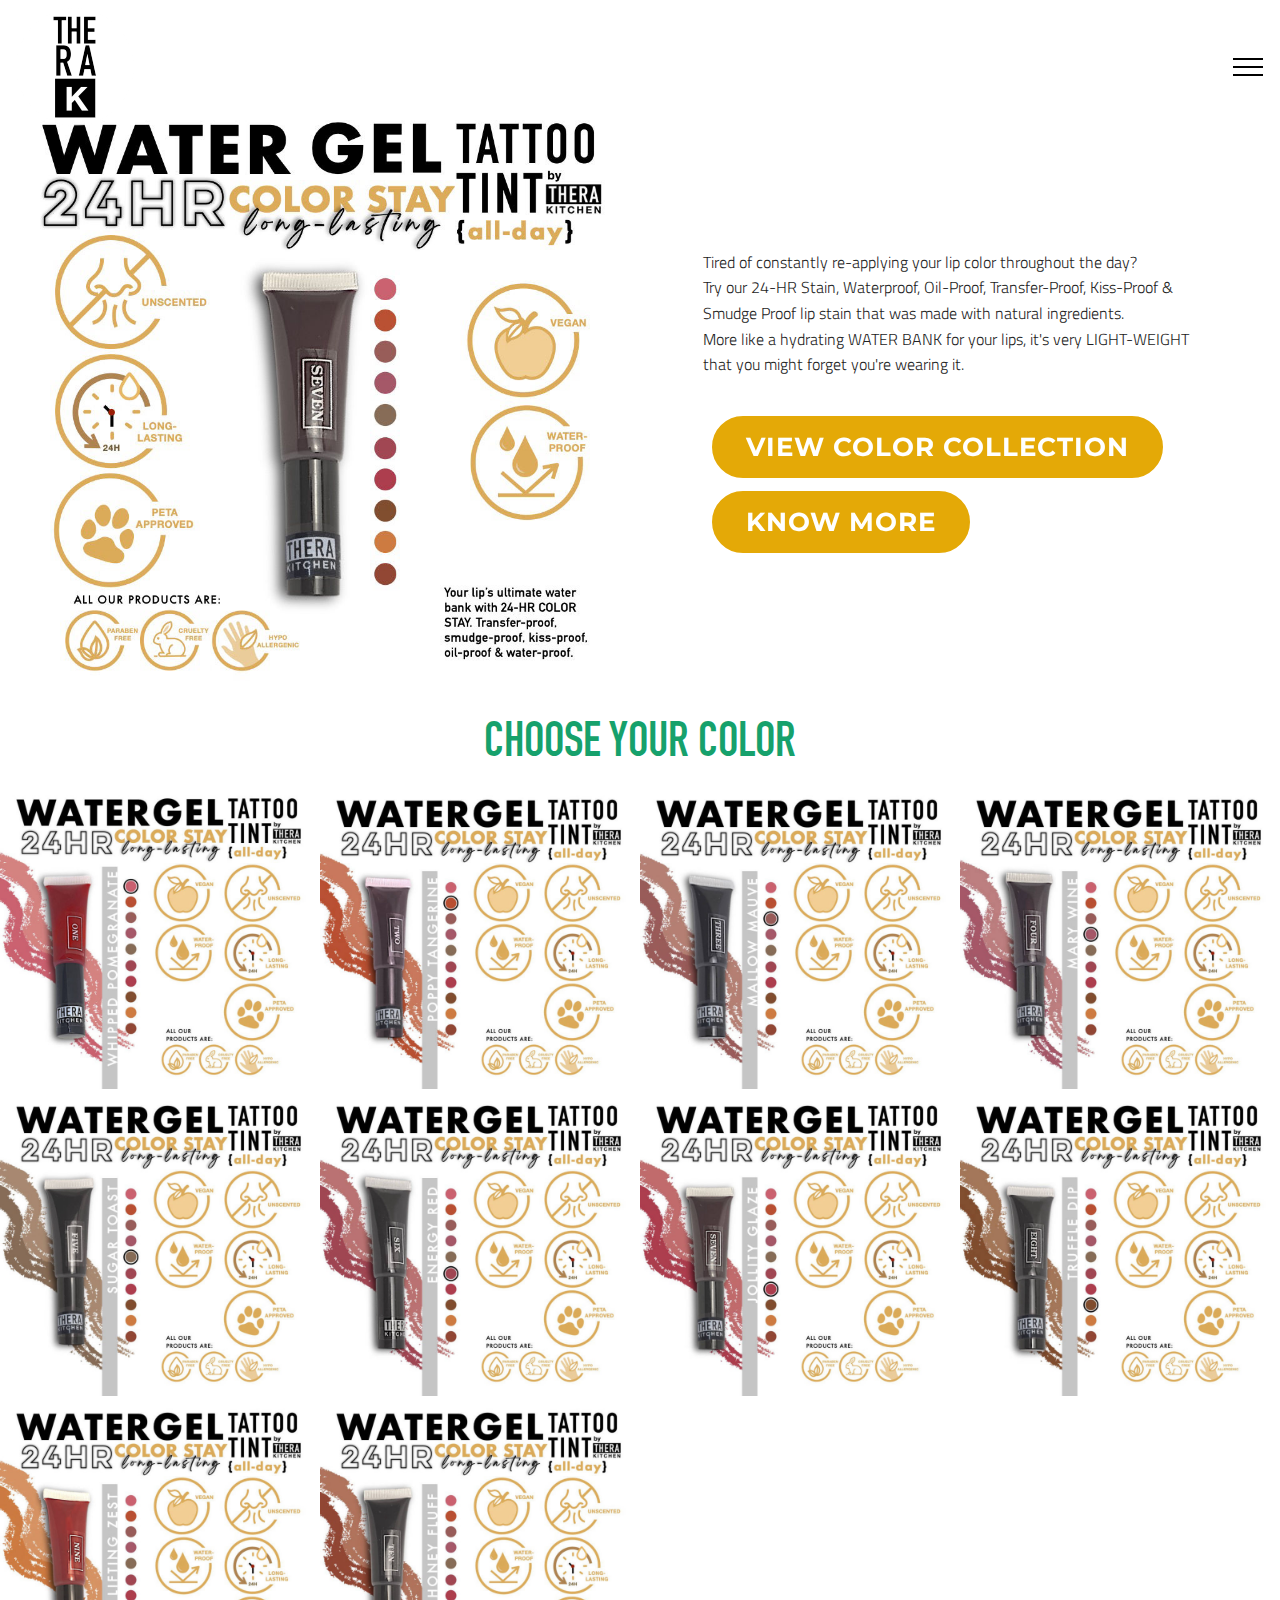
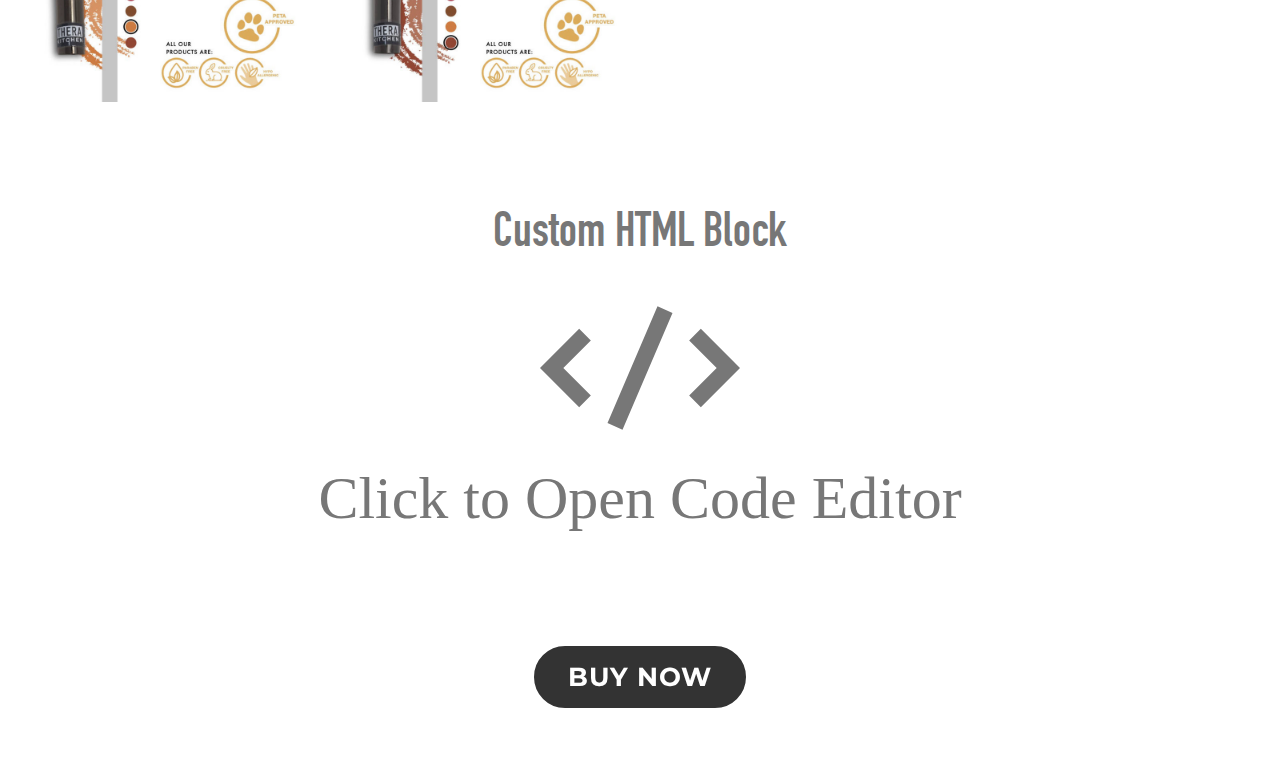
<file: index.html>
<!DOCTYPE html>
<html  >
<head>
  <!-- Site made with Mobirise Website Builder v4.12.4, https://mobirise.com -->
  <meta charset="UTF-8">
  <meta http-equiv="X-UA-Compatible" content="IE=edge">
  <meta name="generator" content="Mobirise v4.12.4, mobirise.com">
  <meta name="viewport" content="width=device-width, initial-scale=1, minimum-scale=1">
  <link rel="shortcut icon" href="assets/images/thera-round-logo-1-118x118.png" type="image/x-icon">
  <meta name="description" content="">
  
  
  <title>Home</title>
  <link rel="stylesheet" href="assets/web/assets/mobirise-icons2/mobirise2.css">
  <link rel="stylesheet" href="assets/web/assets/mobirise-icons/mobirise-icons.css">
  <link rel="stylesheet" href="assets/bootstrap/css/bootstrap.min.css">
  <link rel="stylesheet" href="assets/bootstrap/css/bootstrap-grid.min.css">
  <link rel="stylesheet" href="assets/bootstrap/css/bootstrap-reboot.min.css">
  <link rel="stylesheet" href="assets/dropdown/css/style.css">
  <link rel="stylesheet" href="assets/socicon/css/styles.css">
  <link rel="stylesheet" href="assets/shopping-cart/minicart-theme.css">
  <link rel="stylesheet" href="assets/theme/css/style.css">
  <link rel="stylesheet" href="assets/gallery/style.css">
  <link href="assets/fonts/style.css" rel="stylesheet">
  <link rel="preload" as="style" href="assets/mobirise/css/mbr-additional.css"><link rel="stylesheet" href="assets/mobirise/css/mbr-additional.css" type="text/css">
  
  
  
</head>
<body>
<script>var shopcartSettings = {"shopcart_top_offset":120,"side_offset":20,"site_width":1150,"shopcart_icon_color":"#FFFFFF","shopcart_back_color":"#000000","shopcart_icon_size":30,"sc_count_color":"#FFFFFF","sc_count_back_color":"#F97352","sc_count_size":12,"checkout_button":"Check out with"};</script>
  <section class="menu cid-uac70NBvLW" once="menu" id="menu1-1">

    
    

    <nav class="navbar navbar-dropdown navbar-fixed-top collapsed">
        <div class="navbar-brand">
            <span class="navbar-logo">
                
                    <a href="https://kaojao.com/therakitchen"><img src="assets/images/thera-round-logo-1-118x118.png" alt="Mobirise" title="" style="height: 7.4rem;"></a>
                
            </span>
            
        </div>
        <button class="navbar-toggler" type="button" data-toggle="collapse" data-target="#navbarSupportedContent" aria-controls="navbarNavAltMarkup" aria-expanded="false" aria-label="Toggle navigation">
            <div class="hamburger">
                <span></span>
                <span></span>
                <span></span>
                <span></span>
            </div>
        </button>
      <div class="collapse navbar-collapse" id="navbarSupportedContent">
            <ul class="navbar-nav nav-dropdown nav-right" data-app-modern-menu="true"><li class="nav-item">
                    <a class="nav-link link text-black display-7" href="sms:+639989528137">
                        CONTACT</a>
                </li>
                <li class="nav-item">
                    <a class="nav-link link text-black display-7" href="https://philexsolutionscorp.com/trackinghttps://mobiri.se" target="_blank">TRACK ORDER</a>
                </li></ul>
            <div class="icons-menu">
              
                <a href="https://www.facebook.com/therakitchenph/" target="_blank"><span class="p-2 mbr-iconfont socicon-facebook socicon" style="font-size: 27px;"></span></a>
              
              <a href="tel:+639989528137">
                <span class="p-2 mbr-iconfont mobi-mbri-phone mobi-mbri" style="font-size: 28px;"></span>
              </a>
              
              
              
              
            </div>
            
      </div>
    </nav>
</section>

<section class="features16 cid-uie7nEobnA" id="features16-22">

    

    
    <div class="container-fluid">
        <div class="row main align-items-center">
            <div class="col-md-6 image-element align-self-stretch">
                <div class="img-wrap" style="width: 80%; height: 80%;">
                    <img src="assets/images/water-gel-tattoo-tint-cover-1024x980.jpg" alt="" title="">
                </div>
            </div>
            <div class="col-md-6 text-element">
                <div class="text-content">
                    
                    
                    <div class="mbr-section-text">
                        <p class="mbr-text pt-3 mbr-light mbr-fonts-style align-left mbr-white display-7">Tired of constantly re-applying your lip color throughout the day?<br>Try our 24-HR Stain, Waterproof, Oil-Proof, Transfer-Proof, Kiss-Proof &amp; Smudge Proof lip stain that was made with natural ingredients.<br>More like a hydrating WATER BANK for your lips, it's very LIGHT-WEIGHT that you might forget you're wearing it. <br></p>
                    </div>
                    <div class="mbr-section-btn pt-3 align-left"><a class="btn btn-md btn-warning display-4" href="index.html#gallery1-2a"><strong>VIEW COLOR COLLECTION</strong></a>  <a class="btn btn-md btn-warning display-4" href="page1.html"><strong>KNOW MORE</strong></a></div>
                </div>
            </div>
        </div>
    </div>          
</section>

<section class="mbr-gallery mbr-slider-carousel cid-ujmS468T5U" id="gallery1-2a">

    

    
    <h2 class="align-center mbr-fonts-style mbr-section-title display-1">CHOOSE YOUR COLOR</h2>
    
<!--     <div mbr-class="{'container': !fullWidth}"> -->
        <div class="col-left-gallery"><!-- Filter --><!-- Gallery --><div class="mbr-gallery-row"><div class="mbr-gallery-layout-default"><div><div><div class="mbr-gallery-item mbr-gallery-item--p0" data-video-url="false" data-tags="Creative"><div href="#lb-gallery1-2a" data-slide-to="0" data-toggle="modal"><img src="assets/images/water-gel-tattoo-tint-whipped-pomegranate-1024x980-800x766.jpg" alt="" title=""><span class="icon-focus"></span></div></div><div class="mbr-gallery-item mbr-gallery-item--p0" data-video-url="false" data-tags="Creative"><div href="#lb-gallery1-2a" data-slide-to="1" data-toggle="modal"><img src="assets/images/water-gel-tattoo-tint-poppy-tangerine-1024x980-800x766.jpg" alt="" title=""><span class="icon-focus"></span></div></div><div class="mbr-gallery-item mbr-gallery-item--p0" data-video-url="false" data-tags="Creative"><div href="#lb-gallery1-2a" data-slide-to="2" data-toggle="modal"><img src="assets/images/water-gel-tattoo-tint-mallow-mauve-1024x980-800x766.jpg" alt="" title=""><span class="icon-focus"></span></div></div><div class="mbr-gallery-item mbr-gallery-item--p0" data-video-url="false" data-tags="Creative"><div href="#lb-gallery1-2a" data-slide-to="3" data-toggle="modal"><img src="assets/images/water-gel-tattoo-tint-mary-wine-1024x980-800x766.jpg" alt="" title=""><span class="icon-focus"></span></div></div><div class="mbr-gallery-item mbr-gallery-item--p0" data-video-url="false" data-tags="Creative"><div href="#lb-gallery1-2a" data-slide-to="4" data-toggle="modal"><img src="assets/images/water-gel-tattoo-tint-sugar-toast-1024x980-800x766.jpg" alt="" title=""><span class="icon-focus"></span></div></div><div class="mbr-gallery-item mbr-gallery-item--p0" data-video-url="false" data-tags="Creative"><div href="#lb-gallery1-2a" data-slide-to="5" data-toggle="modal"><img src="assets/images/water-gel-tattoo-tint-energy-red-1024x980-800x766.jpg" alt="" title=""><span class="icon-focus"></span></div></div><div class="mbr-gallery-item mbr-gallery-item--p0" data-video-url="false" data-tags="Creative"><div href="#lb-gallery1-2a" data-slide-to="6" data-toggle="modal"><img src="assets/images/water-gel-tattoo-tint-jollity-glaze-1024x980-800x766.jpg" alt="" title=""><span class="icon-focus"></span></div></div><div class="mbr-gallery-item mbr-gallery-item--p0" data-video-url="false" data-tags="Creative"><div href="#lb-gallery1-2a" data-slide-to="7" data-toggle="modal"><img src="assets/images/water-gel-tattoo-tint-truffle-dip-1024x980-800x766.jpg" alt="" title=""><span class="icon-focus"></span></div></div><div class="mbr-gallery-item mbr-gallery-item--p0" data-video-url="false" data-tags="Creative"><div href="#lb-gallery1-2a" data-slide-to="8" data-toggle="modal"><img src="assets/images/water-gel-tattoo-tint-lifting-zest-1024x980-800x766.jpg" alt="" title=""><span class="icon-focus"></span></div></div><div class="mbr-gallery-item mbr-gallery-item--p0" data-video-url="false" data-tags="Creative"><div href="#lb-gallery1-2a" data-slide-to="9" data-toggle="modal"><img src="assets/images/water-gel-tattoo-tint-honey-fluff-1024x980-800x766.jpg" alt="" title=""><span class="icon-focus"></span></div></div></div></div><div class="clearfix"></div></div></div><!-- Lightbox --><div data-app-prevent-settings="" class="mbr-slider modal fade carousel slide" tabindex="-1" data-keyboard="true" data-interval="false" id="lb-gallery1-2a"><div class="modal-dialog"><div class="modal-content"><div class="modal-body"><ol class="carousel-indicators"><li data-app-prevent-settings="" data-target="#lb-gallery1-2a" data-slide-to="0"></li><li data-app-prevent-settings="" data-target="#lb-gallery1-2a" data-slide-to="1"></li><li data-app-prevent-settings="" data-target="#lb-gallery1-2a" class=" active" data-slide-to="2"></li><li data-app-prevent-settings="" data-target="#lb-gallery1-2a" data-slide-to="3"></li><li data-app-prevent-settings="" data-target="#lb-gallery1-2a" data-slide-to="4"></li><li data-app-prevent-settings="" data-target="#lb-gallery1-2a" data-slide-to="5"></li><li data-app-prevent-settings="" data-target="#lb-gallery1-2a" data-slide-to="6"></li><li data-app-prevent-settings="" data-target="#lb-gallery1-2a" data-slide-to="7"></li><li data-app-prevent-settings="" data-target="#lb-gallery1-2a" data-slide-to="8"></li><li data-app-prevent-settings="" data-target="#lb-gallery1-2a" data-slide-to="9"></li></ol><div class="carousel-inner"><div class="carousel-item"><img src="assets/images/water-gel-tattoo-tint-whipped-pomegranate-1024x980.jpg" alt="" title=""></div><div class="carousel-item"><img src="assets/images/water-gel-tattoo-tint-poppy-tangerine-1024x980.jpg" alt="" title=""></div><div class="carousel-item active"><img src="assets/images/water-gel-tattoo-tint-mallow-mauve-1024x980.jpg" alt="" title=""></div><div class="carousel-item"><img src="assets/images/water-gel-tattoo-tint-mary-wine-1024x980.jpg" alt="" title=""></div><div class="carousel-item"><img src="assets/images/water-gel-tattoo-tint-sugar-toast-1024x980.jpg" alt="" title=""></div><div class="carousel-item"><img src="assets/images/water-gel-tattoo-tint-energy-red-1024x980.jpg" alt="" title=""></div><div class="carousel-item"><img src="assets/images/water-gel-tattoo-tint-jollity-glaze-1024x980.jpg" alt="" title=""></div><div class="carousel-item"><img src="assets/images/water-gel-tattoo-tint-truffle-dip-1024x980.jpg" alt="" title=""></div><div class="carousel-item"><img src="assets/images/water-gel-tattoo-tint-lifting-zest-1024x980.jpg" alt="" title=""></div><div class="carousel-item"><img src="assets/images/water-gel-tattoo-tint-honey-fluff-1024x980.jpg" alt="" title=""></div></div><a class="carousel-control carousel-control-prev" role="button" data-slide="prev" href="#lb-gallery1-2a"><span class="mbri-left mbr-iconfont" aria-hidden="true"></span><span class="sr-only">Previous</span></a><a class="carousel-control carousel-control-next" role="button" data-slide="next" href="#lb-gallery1-2a"><span class="mbri-right mbr-iconfont" aria-hidden="true"></span><span class="sr-only">Next</span></a><a class="close" href="#" role="button" data-dismiss="modal"><span class="sr-only">Close</span></a></div></div></div></div></div>
   <!--  </div> -->
    
</section>

<div id="custom-html-2i"><!-- Type valid HTML here -->

<div>
    <h1 class="display-1">Custom HTML Block</h1>
    <svg xmlns="http://www.w3.org/2000/svg" viewBox="0 0 24 24" fill="#777" width="200" height="200"><path d="M6.1 8.7L2.8 12l3.3 3.3-1.4 1.4L0 12l4.7-4.7 1.4 1.4zm13.2-1.4l-1.4 1.4 3.3 3.3-3.3 3.3 1.4 1.4L24 12l-4.7-4.7zM8.1 18.6l1.8.8 6-14-1.8-.8-6 14z"></path></svg>
    <p class="display-3">Click to Open Code Editor</p>
</div></div>

<section class="mbr-section content11 cid-ujmV0IFf9d" id="content11-2c">

    

    <div class="container-fluid">
        <div class="row justify-content-center">
            <div class="col-12 col-lg-10">
                <div class="mbr-section-btn align-center"><a class="btn btn-black display-4" href="data:application/json,%7B%22type%22:%22_cart%22,%22name%22:%22WATER%20GEL%22,%22email%22:%22florabel.lhors@gmail.com%22,%22price%22:%22115.00%22,%22oldPrice%22:%22%22,%22currency%22:%22PHP%22,%22description%22:%22%22,%22images%22:%22%22,%22option1%22:%22COLOR%22,%22option2%22:null,%22option3%22:null,%22allPrice%22:%22115.00,99.00,115.00%22,%22variants1%22:%5B%22WHIPPED%20POMEGRANATE%22,%22POPPYT%20TANGERINE%22,%22MALLOW%20MAUVE%22%5D,%22variants2%22:null,%22variants3%22:null%7D" target="_blank"><strong>BUY NOW</strong></a></div>
            </div>
        </div>
    </div>
</section>


  <script src="assets/web/assets/jquery/jquery.min.js"></script>
  <script src="assets/popper/popper.min.js"></script>
  <script src="assets/bootstrap/js/bootstrap.min.js"></script>
  <script src="assets/dropdown/js/nav-dropdown.js"></script>
  <script src="assets/dropdown/js/navbar-dropdown.js"></script>
  <script src="assets/touchswipe/jquery.touch-swipe.min.js"></script>
  <script src="assets/masonry/masonry.pkgd.min.js"></script>
  <script src="assets/imagesloaded/imagesloaded.pkgd.min.js"></script>
  <script src="assets/bootstrapcarouselswipe/bootstrap-carousel-swipe.js"></script>
  <script src="assets/smoothscroll/smooth-scroll.js"></script>
  <script src="assets/shopping-cart/minicart.js"></script>
  <script src="assets/shopping-cart/jquery.easing.min.js"></script>
  <script src="assets/shopping-cart/minicart-customizer.js"></script>
  <script src="assets/theme/js/script.js"></script>
  <script src="assets/gallery/player.min.js"></script>
  <script src="assets/gallery/script.js"></script>
  <script src="assets/shopping-cart/shop-lightbox.js"></script>
  
</body>
</html>
</file>
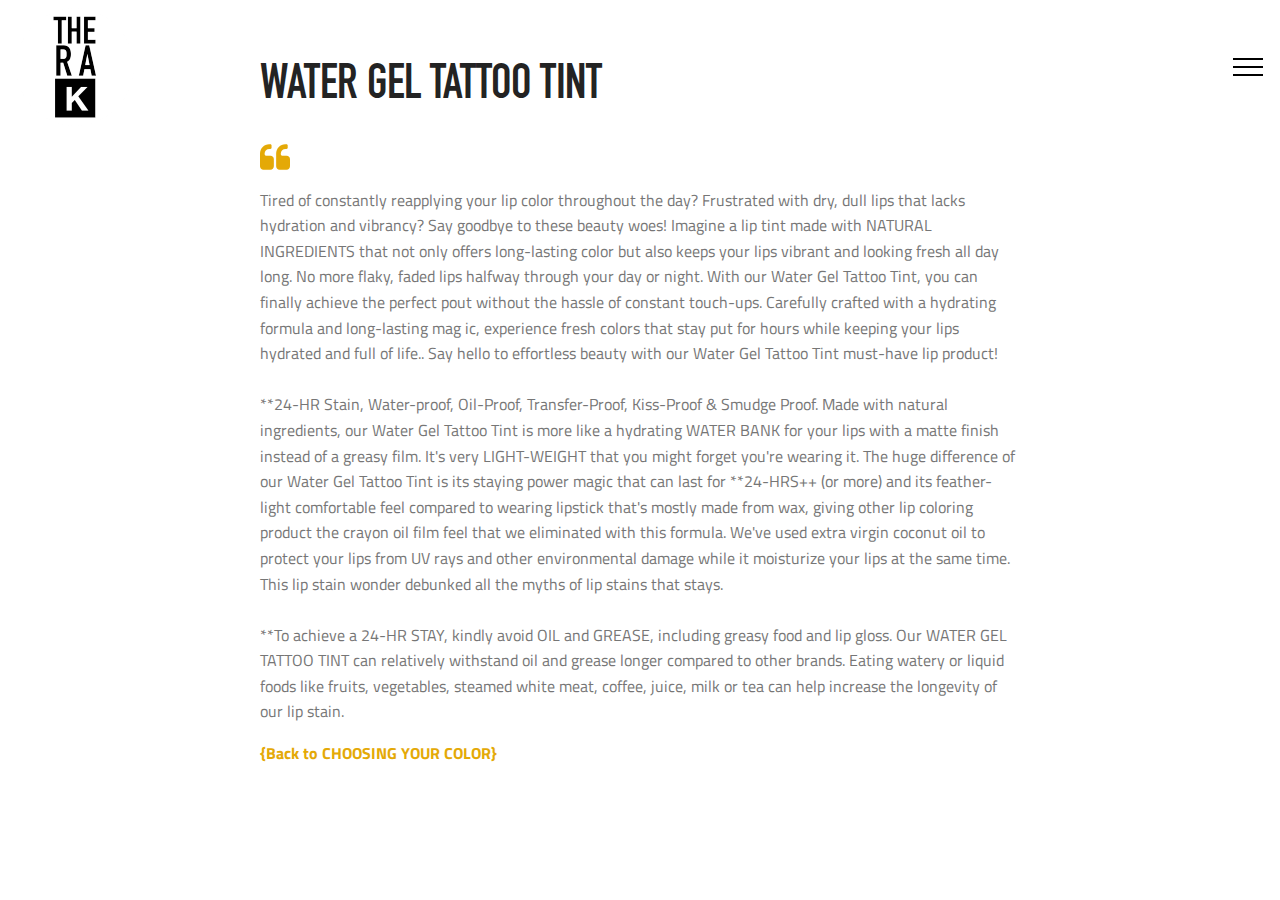
<file: page1.html>
<!DOCTYPE html>
<html  >
<head>
  <!-- Site made with Mobirise Website Builder v4.12.4, https://mobirise.com -->
  <meta charset="UTF-8">
  <meta http-equiv="X-UA-Compatible" content="IE=edge">
  <meta name="generator" content="Mobirise v4.12.4, mobirise.com">
  <meta name="viewport" content="width=device-width, initial-scale=1, minimum-scale=1">
  <link rel="shortcut icon" href="assets/images/thera-round-logo-1-118x118.png" type="image/x-icon">
  <meta name="description" content="">
  
  
  <title>More About</title>
  <link rel="stylesheet" href="assets/web/assets/mobirise-icons2/mobirise2.css">
  <link rel="stylesheet" href="assets/web/assets/mobirise-icons/mobirise-icons.css">
  <link rel="stylesheet" href="assets/bootstrap/css/bootstrap.min.css">
  <link rel="stylesheet" href="assets/bootstrap/css/bootstrap-grid.min.css">
  <link rel="stylesheet" href="assets/bootstrap/css/bootstrap-reboot.min.css">
  <link rel="stylesheet" href="assets/dropdown/css/style.css">
  <link rel="stylesheet" href="assets/socicon/css/styles.css">
    <link rel="stylesheet" href="assets/theme/css/style.css">
  <link href="assets/fonts/style.css" rel="stylesheet">
  <link rel="preload" as="style" href="assets/mobirise/css/mbr-additional.css"><link rel="stylesheet" href="assets/mobirise/css/mbr-additional.css" type="text/css">
  
  
  
</head>
<body>
  <section class="menu cid-uac70NBvLW" once="menu" id="menu1-24">

    
    

    <nav class="navbar navbar-dropdown navbar-fixed-top collapsed">
        <div class="navbar-brand">
            <span class="navbar-logo">
                
                    <a href="https://kaojao.com/therakitchen"><img src="assets/images/thera-round-logo-1-118x118.png" alt="Mobirise" title="" style="height: 7.4rem;"></a>
                
            </span>
            
        </div>
        <button class="navbar-toggler" type="button" data-toggle="collapse" data-target="#navbarSupportedContent" aria-controls="navbarNavAltMarkup" aria-expanded="false" aria-label="Toggle navigation">
            <div class="hamburger">
                <span></span>
                <span></span>
                <span></span>
                <span></span>
            </div>
        </button>
      <div class="collapse navbar-collapse" id="navbarSupportedContent">
            <ul class="navbar-nav nav-dropdown nav-right" data-app-modern-menu="true"><li class="nav-item">
                    <a class="nav-link link text-black display-7" href="sms:+639989528137">
                        CONTACT</a>
                </li>
                <li class="nav-item">
                    <a class="nav-link link text-black display-7" href="https://philexsolutionscorp.com/trackinghttps://mobiri.se" target="_blank">TRACK ORDER</a>
                </li></ul>
            <div class="icons-menu">
              
                <a href="https://www.facebook.com/therakitchenph/" target="_blank"><span class="p-2 mbr-iconfont socicon-facebook socicon" style="font-size: 27px;"></span></a>
              
              <a href="tel:+639989528137">
                <span class="p-2 mbr-iconfont mobi-mbri-phone mobi-mbri" style="font-size: 28px;"></span>
              </a>
              
              
              
              
            </div>
            
      </div>
    </nav>
</section>

<section class="mbr-section article svg-gradient-elements cid-ujmKUcEY2m" id="content6-26">

     

    <svg class="svg-gradient">
        <linearGradient>
            <stop class="gradColor1" offset="0%" stop-color="#e4a907"></stop>
            <stop class="gradColor2" offset="100%" stop-color="#e4a907"></stop>
        </linearGradient>  
    </svg>
    <div class="container-fluid">
        <div class="media-container-row">
            <div class="col-12 col-md-8 col-lg-8">
                <h2 class="mbr-section-title pb-3 align-left mbr-fonts-style mbr-bold display-1">
                    WATER GEL TATTOO TINT</h2>
                <div class="blockquote-quote align-left pb-3">
                    <svg class="gradient-element" xmlns="http://www.w3.org/2000/svg" xmlns:xlink="http://www.w3.org/1999/xlink" version="1.1" x="0px" y="0px" width="475.082px" height="475.081px" viewBox="0 0 475.082 475.081" xml:space="preserve">
                        <g><g>
                            <path d="M164.45,219.27h-63.954c-7.614,0-14.087-2.664-19.417-7.994c-5.327-5.33-7.994-11.801-7.994-19.417v-9.132    c0-20.177,7.139-37.401,21.416-51.678c14.276-14.272,31.503-21.411,51.678-21.411h18.271c4.948,0,9.229-1.809,12.847-5.424    c3.616-3.617,5.424-7.898,5.424-12.847V54.819c0-4.948-1.809-9.233-5.424-12.85c-3.617-3.612-7.898-5.424-12.847-5.424h-18.271    c-19.797,0-38.684,3.858-56.673,11.563c-17.987,7.71-33.545,18.132-46.68,31.267c-13.134,13.129-23.553,28.688-31.262,46.677    C3.855,144.039,0,162.931,0,182.726v200.991c0,15.235,5.327,28.171,15.986,38.834c10.66,10.657,23.606,15.985,38.832,15.985    h109.639c15.225,0,28.167-5.328,38.828-15.985c10.657-10.663,15.987-23.599,15.987-38.834V274.088    c0-15.232-5.33-28.168-15.994-38.832C192.622,224.6,179.675,219.27,164.45,219.27z"></path>
                            <path d="M459.103,235.256c-10.656-10.656-23.599-15.986-38.828-15.986h-63.953c-7.61,0-14.089-2.664-19.41-7.994    c-5.332-5.33-7.994-11.801-7.994-19.417v-9.132c0-20.177,7.139-37.401,21.409-51.678c14.271-14.272,31.497-21.411,51.682-21.411    h18.267c4.949,0,9.233-1.809,12.848-5.424c3.613-3.617,5.428-7.898,5.428-12.847V54.819c0-4.948-1.814-9.233-5.428-12.85    c-3.614-3.612-7.898-5.424-12.848-5.424h-18.267c-19.808,0-38.691,3.858-56.685,11.563c-17.984,7.71-33.537,18.132-46.672,31.267    c-13.135,13.129-23.559,28.688-31.265,46.677c-7.707,17.987-11.567,36.879-11.567,56.674v200.991    c0,15.235,5.332,28.171,15.988,38.834c10.657,10.657,23.6,15.985,38.828,15.985h109.633c15.229,0,28.171-5.328,38.827-15.985    c10.664-10.663,15.985-23.599,15.985-38.834V274.088C475.082,258.855,469.76,245.92,459.103,235.256z"></path>
                        </g></g>
                    </svg>
                </div>
                <div class="mbr-text mbr-fonts-style pb-3 display-7"><div><span style="font-size: 1rem;">Tired of constantly reapplying your lip color throughout the day? Frustrated with dry, dull lips that lacks hydration and vibrancy? Say goodbye to these beauty woes! Imagine a lip tint made with NATURAL INGREDIENTS that not only offers long-lasting color but also keeps your lips vibrant and looking fresh all day long. No more flaky, faded lips halfway through your day or night. With our Water Gel Tattoo Tint, you can finally achieve the perfect pout without the hassle of constant touch-ups. Carefully crafted with a hydrating formula and long-lasting mag ic, experience fresh colors that stay put for hours while keeping your lips hydrated and full of life.. Say hello to effortless beauty with our Water Gel Tattoo Tint must-have lip product!</span><br></div><div><br></div><div>**24-HR Stain, Water-proof, Oil-Proof, Transfer-Proof, Kiss-Proof &amp; Smudge Proof. Made with natural ingredients, our Water Gel Tattoo Tint is more like a hydrating WATER BANK for your lips with a matte finish instead of a greasy film. It's very LIGHT-WEIGHT that you might forget you're wearing it. The huge difference of our Water Gel Tattoo Tint is its staying power magic that can last for **24-HRS++ (or more) and its feather-light comfortable feel compared to wearing lipstick that's mostly made from wax, giving other lip coloring product the crayon oil film feel that we eliminated with this formula. We've used extra virgin coconut oil to protect your lips from UV rays and other environmental damage while it moisturize your lips at the same time. This lip stain wonder debunked all the myths of lip stains that stays.&nbsp;</div><div><br></div><div>**To achieve a 24-HR STAY, kindly avoid OIL and GREASE, including greasy food and lip gloss. Our WATER GEL TATTOO TINT can relatively withstand oil and grease longer compared to other brands. Eating watery or liquid foods like fruits, vegetables, steamed white meat, coffee, juice, milk or tea can help increase the longevity of our lip stain.&nbsp;</div></div>
                <div class="mbr-text signature mbr-fonts-style align-left display-7"><span><a href="index.html"><strong>{Back to CHOOSING YOUR COLOR}</strong></a></span></div>
            </div>
        </div>
    </div>
</section>


  <script src="assets/web/assets/jquery/jquery.min.js"></script>
  <script src="assets/popper/popper.min.js"></script>
  <script src="assets/bootstrap/js/bootstrap.min.js"></script>
  <script src="assets/dropdown/js/nav-dropdown.js"></script>
  <script src="assets/dropdown/js/navbar-dropdown.js"></script>
        <script src="assets/mbr-gradient-svg/mbr-gradient-svg.js"></script>
  <script src="assets/smoothscroll/smooth-scroll.js"></script>
  <script src="assets/touchswipe/jquery.touch-swipe.min.js"></script>
  <script src="assets/theme/js/script.js"></script>
    
</body>
</html>
</file>
<file: assets/web/assets/mobirise-icons2/mobirise2.css>
@font-face {
  font-family: 'Moririse2';
  font-display: swap;
  src:  url('mobirise2.eot?f2bix4');
  src:  url('mobirise2.eot?f2bix4#iefix') format('embedded-opentype'),
    url('mobirise2.ttf?f2bix4') format('truetype'),
    url('mobirise2.woff?f2bix4') format('woff'),
    url('mobirise2.svg?f2bix4#mobirise2') format('svg');
  font-weight: normal;
  font-style: normal;
}

[class^="mobi-"], [class*=" mobi-"] {
  /* use !important to prevent issues with browser extensions that change fonts */
  font-family: 'Moririse2' !important;
  speak: none;
  font-style: normal;
  font-weight: normal;
  font-variant: normal;
  text-transform: none;
  line-height: 1;

  /* Better Font Rendering =========== */
  -webkit-font-smoothing: antialiased;
  -moz-osx-font-smoothing: grayscale;
}

.mobi-mbri-add-submenu:before {
  content: "\e900";
}
.mobi-mbri-alert:before {
  content: "\e901";
}
.mobi-mbri-align-center:before {
  content: "\e902";
}
.mobi-mbri-align-justify:before {
  content: "\e903";
}
.mobi-mbri-align-left:before {
  content: "\e904";
}
.mobi-mbri-align-right:before {
  content: "\e905";
}
.mobi-mbri-android:before {
  content: "\e906";
}
.mobi-mbri-apple:before {
  content: "\e907";
}
.mobi-mbri-arrow-down:before {
  content: "\e908";
}
.mobi-mbri-arrow-next:before {
  content: "\e909";
}
.mobi-mbri-arrow-prev:before {
  content: "\e90a";
}
.mobi-mbri-arrow-up:before {
  content: "\e90b";
}
.mobi-mbri-bold:before {
  content: "\e90c";
}
.mobi-mbri-bookmark:before {
  content: "\e90d";
}
.mobi-mbri-bootstrap:before {
  content: "\e90e";
}
.mobi-mbri-briefcase:before {
  content: "\e90f";
}
.mobi-mbri-browse:before {
  content: "\e910";
}
.mobi-mbri-bulleted-list:before {
  content: "\e911";
}
.mobi-mbri-calendar:before {
  content: "\e912";
}
.mobi-mbri-camera:before {
  content: "\e913";
}
.mobi-mbri-cart-add:before {
  content: "\e914";
}
.mobi-mbri-cart-full:before {
  content: "\e915";
}
.mobi-mbri-cash:before {
  content: "\e916";
}
.mobi-mbri-change-style:before {
  content: "\e917";
}
.mobi-mbri-chat:before {
  content: "\e918";
}
.mobi-mbri-clock:before {
  content: "\e919";
}
.mobi-mbri-close:before {
  content: "\e91a";
}
.mobi-mbri-cloud:before {
  content: "\e91b";
}
.mobi-mbri-code:before {
  content: "\e91c";
}
.mobi-mbri-contact-form:before {
  content: "\e91d";
}
.mobi-mbri-credit-card:before {
  content: "\e91e";
}
.mobi-mbri-cursor-click:before {
  content: "\e91f";
}
.mobi-mbri-cust-feedback:before {
  content: "\e920";
}
.mobi-mbri-database:before {
  content: "\e921";
}
.mobi-mbri-delivery:before {
  content: "\e922";
}
.mobi-mbri-desktop:before {
  content: "\e923";
}
.mobi-mbri-devices:before {
  content: "\e924";
}
.mobi-mbri-down:before {
  content: "\e925";
}
.mobi-mbri-download-2:before {
  content: "\e926";
}
.mobi-mbri-download:before {
  content: "\e927";
}
.mobi-mbri-drag-n-drop-2:before {
  content: "\e928";
}
.mobi-mbri-drag-n-drop:before {
  content: "\e929";
}
.mobi-mbri-edit-2:before {
  content: "\e92a";
}
.mobi-mbri-edit:before {
  content: "\e92b";
}
.mobi-mbri-error:before {
  content: "\e92c";
}
.mobi-mbri-extension:before {
  content: "\e92d";
}
.mobi-mbri-features:before {
  content: "\e92e";
}
.mobi-mbri-file:before {
  content: "\e92f";
}
.mobi-mbri-flag:before {
  content: "\e930";
}
.mobi-mbri-folder:before {
  content: "\e931";
}
.mobi-mbri-gift:before {
  content: "\e932";
}
.mobi-mbri-github:before {
  content: "\e933";
}
.mobi-mbri-globe-2:before {
  content: "\e934";
}
.mobi-mbri-globe:before {
  content: "\e935";
}
.mobi-mbri-growing-chart:before {
  content: "\e936";
}
.mobi-mbri-hearth:before {
  content: "\e937";
}
.mobi-mbri-help:before {
  content: "\e938";
}
.mobi-mbri-home:before {
  content: "\e939";
}
.mobi-mbri-hot-cup:before {
  content: "\e93a";
}
.mobi-mbri-idea:before {
  content: "\e93b";
}
.mobi-mbri-image-gallery:before {
  content: "\e93c";
}
.mobi-mbri-image-slider:before {
  content: "\e93d";
}
.mobi-mbri-info:before {
  content: "\e93e";
}
.mobi-mbri-italic:before {
  content: "\e93f";
}
.mobi-mbri-key:before {
  content: "\e940";
}
.mobi-mbri-laptop:before {
  content: "\e941";
}
.mobi-mbri-layers:before {
  content: "\e942";
}
.mobi-mbri-left-right:before {
  content: "\e943";
}
.mobi-mbri-left:before {
  content: "\e944";
}
.mobi-mbri-letter:before {
  content: "\e945";
}
.mobi-mbri-like:before {
  content: "\e946";
}
.mobi-mbri-link:before {
  content: "\e947";
}
.mobi-mbri-lock:before {
  content: "\e948";
}
.mobi-mbri-login:before {
  content: "\e949";
}
.mobi-mbri-logout:before {
  content: "\e94a";
}
.mobi-mbri-magic-stick:before {
  content: "\e94b";
}
.mobi-mbri-map-pin:before {
  content: "\e94c";
}
.mobi-mbri-menu:before {
  content: "\e94d";
}
.mobi-mbri-mobile-2:before {
  content: "\e94e";
}
.mobi-mbri-mobile-horizontal:before {
  content: "\e94f";
}
.mobi-mbri-mobile:before {
  content: "\e950";
}
.mobi-mbri-mobirise:before {
  content: "\e951";
}
.mobi-mbri-more-horizontal:before {
  content: "\e952";
}
.mobi-mbri-more-vertical:before {
  content: "\e953";
}
.mobi-mbri-music:before {
  content: "\e954";
}
.mobi-mbri-new-file:before {
  content: "\e955";
}
.mobi-mbri-numbered-list:before {
  content: "\e956";
}
.mobi-mbri-opened-folder:before {
  content: "\e957";
}
.mobi-mbri-pages:before {
  content: "\e958";
}
.mobi-mbri-paper-plane:before {
  content: "\e959";
}
.mobi-mbri-paperclip:before {
  content: "\e95a";
}
.mobi-mbri-phone:before {
  content: "\e95b";
}
.mobi-mbri-photo:before {
  content: "\e95c";
}
.mobi-mbri-photos:before {
  content: "\e95d";
}
.mobi-mbri-pin:before {
  content: "\e95e";
}
.mobi-mbri-play:before {
  content: "\e95f";
}
.mobi-mbri-plus:before {
  content: "\e960";
}
.mobi-mbri-preview:before {
  content: "\e961";
}
.mobi-mbri-print:before {
  content: "\e962";
}
.mobi-mbri-protect:before {
  content: "\e963";
}
.mobi-mbri-question:before {
  content: "\e964";
}
.mobi-mbri-quote-left:before {
  content: "\e965";
}
.mobi-mbri-quote-right:before {
  content: "\e966";
}
.mobi-mbri-redo:before {
  content: "\e967";
}
.mobi-mbri-refresh:before {
  content: "\e968";
}
.mobi-mbri-responsive-2:before {
  content: "\e969";
}
.mobi-mbri-responsive:before {
  content: "\e96a";
}
.mobi-mbri-right:before {
  content: "\e96b";
}
.mobi-mbri-rocket:before {
  content: "\e96c";
}
.mobi-mbri-sad-face:before {
  content: "\e96d";
}
.mobi-mbri-sale:before {
  content: "\e96e";
}
.mobi-mbri-save:before {
  content: "\e96f";
}
.mobi-mbri-search:before {
  content: "\e970";
}
.mobi-mbri-setting-2:before {
  content: "\e971";
}
.mobi-mbri-setting-3:before {
  content: "\e972";
}
.mobi-mbri-setting:before {
  content: "\e973";
}
.mobi-mbri-share:before {
  content: "\e974";
}
.mobi-mbri-shopping-bag:before {
  content: "\e975";
}
.mobi-mbri-shopping-basket:before {
  content: "\e976";
}
.mobi-mbri-shopping-cart:before {
  content: "\e977";
}
.mobi-mbri-sites:before {
  content: "\e978";
}
.mobi-mbri-smile-face:before {
  content: "\e979";
}
.mobi-mbri-speed:before {
  content: "\e97a";
}
.mobi-mbri-star:before {
  content: "\e97b";
}
.mobi-mbri-success:before {
  content: "\e97c";
}
.mobi-mbri-sun:before {
  content: "\e97d";
}
.mobi-mbri-sun2:before {
  content: "\e97e";
}
.mobi-mbri-tablet-vertical:before {
  content: "\e97f";
}
.mobi-mbri-tablet:before {
  content: "\e980";
}
.mobi-mbri-target:before {
  content: "\e981";
}
.mobi-mbri-timer:before {
  content: "\e982";
}
.mobi-mbri-to-ftp:before {
  content: "\e983";
}
.mobi-mbri-to-local-drive:before {
  content: "\e984";
}
.mobi-mbri-touch-swipe:before {
  content: "\e985";
}
.mobi-mbri-touch:before {
  content: "\e986";
}
.mobi-mbri-trash:before {
  content: "\e987";
}
.mobi-mbri-underline:before {
  content: "\e988";
}
.mobi-mbri-undo:before {
  content: "\e989";
}
.mobi-mbri-unlink:before {
  content: "\e98a";
}
.mobi-mbri-unlock:before {
  content: "\e98b";
}
.mobi-mbri-up-down:before {
  content: "\e98c";
}
.mobi-mbri-up:before {
  content: "\e98d";
}
.mobi-mbri-update:before {
  content: "\e98e";
}
.mobi-mbri-upload-2:before {
  content: "\e98f";
}
.mobi-mbri-upload:before {
  content: "\e990";
}
.mobi-mbri-user-2:before {
  content: "\e991";
}
.mobi-mbri-user:before {
  content: "\e992";
}
.mobi-mbri-users:before {
  content: "\e993";
}
.mobi-mbri-video-play:before {
  content: "\e994";
}
.mobi-mbri-video:before {
  content: "\e995";
}
.mobi-mbri-watch:before {
  content: "\e996";
}
.mobi-mbri-website-theme-2:before {
  content: "\e997";
}
.mobi-mbri-website-theme:before {
  content: "\e998";
}
.mobi-mbri-wifi:before {
  content: "\e999";
}
.mobi-mbri-windows:before {
  content: "\e99a";
}
.mobi-mbri-zoom-in:before {
  content: "\e99b";
}
.mobi-mbri-zoom-out:before {
  content: "\e99c";
}
</file>
<file: assets/web/assets/mobirise-icons/mobirise-icons.css>
@font-face {
  font-family: 'MobiriseIcons';
  src:  url('mobirise-icons.eot?spat4u');
  src:  url('mobirise-icons.eot?spat4u#iefix') format('embedded-opentype'),
    url('mobirise-icons.ttf?spat4u') format('truetype'),
    url('mobirise-icons.woff?spat4u') format('woff'),
    url('mobirise-icons.svg?spat4u#MobiriseIcons') format('svg');
  font-weight: normal;
  font-style: normal;
  font-display: swap;
}

[class^="mbri-"], [class*=" mbri-"] {
  /* use !important to prevent issues with browser extensions that change fonts */
  font-family: MobiriseIcons !important;
  speak: none;
  font-style: normal;
  font-weight: normal;
  font-variant: normal;
  text-transform: none;
  line-height: 1;

  /* Better Font Rendering =========== */
  -webkit-font-smoothing: antialiased;
  -moz-osx-font-smoothing: grayscale;
}

.mbri-add-submenu:before {
  content: "\e900";
}
.mbri-alert:before {
  content: "\e901";
}
.mbri-align-center:before {
  content: "\e902";
}
.mbri-align-justify:before {
  content: "\e903";
}
.mbri-align-left:before {
  content: "\e904";
}
.mbri-align-right:before {
  content: "\e905";
}
.mbri-android:before {
  content: "\e906";
}
.mbri-apple:before {
  content: "\e907";
}
.mbri-arrow-down:before {
  content: "\e908";
}
.mbri-arrow-next:before {
  content: "\e909";
}
.mbri-arrow-prev:before {
  content: "\e90a";
}
.mbri-arrow-up:before {
  content: "\e90b";
}
.mbri-bold:before {
  content: "\e90c";
}
.mbri-bookmark:before {
  content: "\e90d";
}
.mbri-bootstrap:before {
  content: "\e90e";
}
.mbri-briefcase:before {
  content: "\e90f";
}
.mbri-browse:before {
  content: "\e910";
}
.mbri-bulleted-list:before {
  content: "\e911";
}
.mbri-calendar:before {
  content: "\e912";
}
.mbri-camera:before {
  content: "\e913";
}
.mbri-cart-add:before {
  content: "\e914";
}
.mbri-cart-full:before {
  content: "\e915";
}
.mbri-cash:before {
  content: "\e916";
}
.mbri-change-style:before {
  content: "\e917";
}
.mbri-chat:before {
  content: "\e918";
}
.mbri-clock:before {
  content: "\e919";
}
.mbri-close:before {
  content: "\e91a";
}
.mbri-cloud:before {
  content: "\e91b";
}
.mbri-code:before {
  content: "\e91c";
}
.mbri-contact-form:before {
  content: "\e91d";
}
.mbri-credit-card:before {
  content: "\e91e";
}
.mbri-cursor-click:before {
  content: "\e91f";
}
.mbri-cust-feedback:before {
  content: "\e920";
}
.mbri-database:before {
  content: "\e921";
}
.mbri-delivery:before {
  content: "\e922";
}
.mbri-desktop:before {
  content: "\e923";
}
.mbri-devices:before {
  content: "\e924";
}
.mbri-down:before {
  content: "\e925";
}
.mbri-download:before {
  content: "\e989";
}
.mbri-drag-n-drop:before {
  content: "\e927";
}
.mbri-drag-n-drop2:before {
  content: "\e928";
}
.mbri-edit:before {
  content: "\e929";
}
.mbri-edit2:before {
  content: "\e92a";
}
.mbri-error:before {
  content: "\e92b";
}
.mbri-extension:before {
  content: "\e92c";
}
.mbri-features:before {
  content: "\e92d";
}
.mbri-file:before {
  content: "\e92e";
}
.mbri-flag:before {
  content: "\e92f";
}
.mbri-folder:before {
  content: "\e930";
}
.mbri-gift:before {
  content: "\e931";
}
.mbri-github:before {
  content: "\e932";
}
.mbri-globe:before {
  content: "\e933";
}
.mbri-globe-2:before {
  content: "\e934";
}
.mbri-growing-chart:before {
  content: "\e935";
}
.mbri-hearth:before {
  content: "\e936";
}
.mbri-help:before {
  content: "\e937";
}
.mbri-home:before {
  content: "\e938";
}
.mbri-hot-cup:before {
  content: "\e939";
}
.mbri-idea:before {
  content: "\e93a";
}
.mbri-image-gallery:before {
  content: "\e93b";
}
.mbri-image-slider:before {
  content: "\e93c";
}
.mbri-info:before {
  content: "\e93d";
}
.mbri-italic:before {
  content: "\e93e";
}
.mbri-key:before {
  content: "\e93f";
}
.mbri-laptop:before {
  content: "\e940";
}
.mbri-layers:before {
  content: "\e941";
}
.mbri-left-right:before {
  content: "\e942";
}
.mbri-left:before {
  content: "\e943";
}
.mbri-letter:before {
  content: "\e944";
}
.mbri-like:before {
  content: "\e945";
}
.mbri-link:before {
  content: "\e946";
}
.mbri-lock:before {
  content: "\e947";
}
.mbri-login:before {
  content: "\e948";
}
.mbri-logout:before {
  content: "\e949";
}
.mbri-magic-stick:before {
  content: "\e94a";
}
.mbri-map-pin:before {
  content: "\e94b";
}
.mbri-menu:before {
  content: "\e94c";
}
.mbri-mobile:before {
  content: "\e94d";
}
.mbri-mobile2:before {
  content: "\e94e";
}
.mbri-mobirise:before {
  content: "\e94f";
}
.mbri-more-horizontal:before {
  content: "\e950";
}
.mbri-more-vertical:before {
  content: "\e951";
}
.mbri-music:before {
  content: "\e952";
}
.mbri-new-file:before {
  content: "\e953";
}
.mbri-numbered-list:before {
  content: "\e954";
}
.mbri-opened-folder:before {
  content: "\e955";
}
.mbri-pages:before {
  content: "\e956";
}
.mbri-paper-plane:before {
  content: "\e957";
}
.mbri-paperclip:before {
  content: "\e958";
}
.mbri-photo:before {
  content: "\e959";
}
.mbri-photos:before {
  content: "\e95a";
}
.mbri-pin:before {
  content: "\e95b";
}
.mbri-play:before {
  content: "\e95c";
}
.mbri-plus:before {
  content: "\e95d";
}
.mbri-preview:before {
  content: "\e95e";
}
.mbri-print:before {
  content: "\e95f";
}
.mbri-protect:before {
  content: "\e960";
}
.mbri-question:before {
  content: "\e961";
}
.mbri-quote-left:before {
  content: "\e962";
}
.mbri-quote-right:before {
  content: "\e963";
}
.mbri-refresh:before {
  content: "\e964";
}
.mbri-responsive:before {
  content: "\e965";
}
.mbri-right:before {
  content: "\e966";
}
.mbri-rocket:before {
  content: "\e967";
}
.mbri-sad-face:before {
  content: "\e968";
}
.mbri-sale:before {
  content: "\e969";
}
.mbri-save:before {
  content: "\e96a";
}
.mbri-search:before {
  content: "\e96b";
}
.mbri-setting:before {
  content: "\e96c";
}
.mbri-setting2:before {
  content: "\e96d";
}
.mbri-setting3:before {
  content: "\e96e";
}
.mbri-share:before {
  content: "\e96f";
}
.mbri-shopping-bag:before {
  content: "\e970";
}
.mbri-shopping-basket:before {
  content: "\e971";
}
.mbri-shopping-cart:before {
  content: "\e972";
}
.mbri-sites:before {
  content: "\e973";
}
.mbri-smile-face:before {
  content: "\e974";
}
.mbri-speed:before {
  content: "\e975";
}
.mbri-star:before {
  content: "\e976";
}
.mbri-success:before {
  content: "\e977";
}
.mbri-sun:before {
  content: "\e978";
}
.mbri-sun2:before {
  content: "\e979";
}
.mbri-tablet:before {
  content: "\e97a";
}
.mbri-tablet-vertical:before {
  content: "\e97b";
}
.mbri-target:before {
  content: "\e97c";
}
.mbri-timer:before {
  content: "\e97d";
}
.mbri-to-ftp:before {
  content: "\e97e";
}
.mbri-to-local-drive:before {
  content: "\e97f";
}
.mbri-touch-swipe:before {
  content: "\e980";
}
.mbri-touch:before {
  content: "\e981";
}
.mbri-trash:before {
  content: "\e982";
}
.mbri-underline:before {
  content: "\e983";
}
.mbri-unlink:before {
  content: "\e984";
}
.mbri-unlock:before {
  content: "\e985";
}
.mbri-up-down:before {
  content: "\e986";
}
.mbri-up:before {
  content: "\e987";
}
.mbri-update:before {
  content: "\e988";
}
.mbri-upload:before {
 content: "\e926"; 
}
.mbri-user:before {
  content: "\e98a";
}
.mbri-user2:before {
  content: "\e98b";
}
.mbri-users:before {
  content: "\e98c";
}
.mbri-video:before {
  content: "\e98d";
}
.mbri-video-play:before {
  content: "\e98e";
}
.mbri-watch:before {
  content: "\e98f";
}
.mbri-website-theme:before {
  content: "\e990";
}
.mbri-wifi:before {
  content: "\e991";
}
.mbri-windows:before {
  content: "\e992";
}
.mbri-zoom-out:before {
  content: "\e993";
}
.mbri-redo:before {
  content: "\e994";
}
.mbri-undo:before {
  content: "\e995";
}
</file>
<file: assets/dropdown/css/style.css>
.navbar-dropdown {
  left: 0;
  padding: 0;
  position: absolute;
  right: 0;
  top: 0;
  transition: all 0.45s ease;
  z-index: 1030;
  background: #282828; }
  .navbar-dropdown .navbar-logo {
    margin-right: 0.8rem;
    transition: margin 0.3s ease-in-out;
    vertical-align: middle; }
    .navbar-dropdown .navbar-logo img {
      height: 3.125rem;
      transition: all 0.3s ease-in-out; }
    .navbar-dropdown .navbar-logo.mbr-iconfont {
      font-size: 3.125rem;
      line-height: 3.125rem; }
  .navbar-dropdown .navbar-caption {
    font-weight: 700;
    white-space: normal;
    vertical-align: -4px;
    line-height: 3.125rem !important; }
    .navbar-dropdown .navbar-caption, .navbar-dropdown .navbar-caption:hover {
      color: inherit;
      text-decoration: none; }
  .navbar-dropdown .mbr-iconfont + .navbar-caption {
    vertical-align: -1px; }
  .navbar-dropdown.navbar-fixed-top {
    position: fixed; }
  .navbar-dropdown .navbar-brand span {
    vertical-align: -4px; }
  .navbar-dropdown.bg-color.transparent {
    background: none; }
  .navbar-dropdown.navbar-short .navbar-brand {
    padding: 0.625rem 0; }
    .navbar-dropdown.navbar-short .navbar-brand span {
      vertical-align: -1px; }
  .navbar-dropdown.navbar-short .navbar-caption {
    line-height: 2.375rem !important;
    vertical-align: -2px; }
  .navbar-dropdown.navbar-short .navbar-logo {
    margin-right: 0.5rem; }
    .navbar-dropdown.navbar-short .navbar-logo img {
      height: 2.375rem; }
    .navbar-dropdown.navbar-short .navbar-logo.mbr-iconfont {
      font-size: 2.375rem;
      line-height: 2.375rem; }
  .navbar-dropdown.navbar-short .mbr-table-cell {
    height: 3.625rem; }
  .navbar-dropdown .navbar-close {
    left: 0.6875rem;
    position: fixed;
    top: 0.75rem;
    z-index: 1000; }
  .navbar-dropdown .hamburger-icon {
    content: "";
    display: inline-block;
    vertical-align: middle;
    width: 16px;
    -webkit-box-shadow: 0 -6px 0 1px #282828,0 0 0 1px #282828,0 6px 0 1px #282828;
    -moz-box-shadow: 0 -6px 0 1px #282828,0 0 0 1px #282828,0 6px 0 1px #282828;
    box-shadow: 0 -6px 0 1px #282828,0 0 0 1px #282828,0 6px 0 1px #282828; }

.dropdown-menu .dropdown-toggle[data-toggle="dropdown-submenu"]::after {
  border-bottom: 0.35em solid transparent;
  border-left: 0.35em solid;
  border-right: 0;
  border-top: 0.35em solid transparent;
  margin-left: 0.3rem; }

.dropdown-menu .dropdown-item:focus {
  outline: 0; }

.nav-dropdown {
  font-size: 0.75rem;
  font-weight: 500;
  height: auto !important; }
  .nav-dropdown .nav-btn {
    padding-left: 1rem; }
  .nav-dropdown .link {
    margin: .667em 1.667em;
    font-weight: 500;
    padding: 0;
    transition: color .2s ease-in-out; }
    .nav-dropdown .link.dropdown-toggle {
      margin-right: 2.583em; }
      .nav-dropdown .link.dropdown-toggle::after {
        margin-left: .25rem;
        border-top: 0.35em solid;
        border-right: 0.35em solid transparent;
        border-left: 0.35em solid transparent;
        border-bottom: 0; }
      .nav-dropdown .link.dropdown-toggle[aria-expanded="true"] {
        margin: 0;
        padding: 0.667em 3.263em  0.667em 1.667em; }
  .nav-dropdown .link::after,
  .nav-dropdown .dropdown-item::after {
    color: inherit; }
  .nav-dropdown .btn {
    font-size: 0.75rem;
    font-weight: 700;
    letter-spacing: 0;
    margin-bottom: 0;
    padding-left: 1.25rem;
    padding-right: 1.25rem; }
  .nav-dropdown .dropdown-menu {
    border-radius: 0;
    border: 0;
    left: 0;
    margin: 0;
    padding-bottom: 1.25rem;
    padding-top: 1.25rem;
    position: relative; }
  .nav-dropdown .dropdown-submenu {
    margin-left: 0.125rem;
    top: 0; }
  .nav-dropdown .dropdown-item {
    font-size: 0.8125rem;
    font-weight: 500;
    line-height: 2;
    padding: 0.3846em 4.615em 0.3846em 1.5385em;
    position: relative;
    transition: color .2s ease-in-out, background-color .2s ease-in-out; }
    .nav-dropdown .dropdown-item::after {
      margin-top: -0.3077em;
      position: absolute;
      right: 1.1538em;
      top: 50%; }
    .nav-dropdown .dropdown-item:focus, .nav-dropdown .dropdown-item:hover {
      background: none; }

@media (max-width: 767px) {
  .nav-dropdown.navbar-toggleable-sm {
    bottom: 0;
    display: none;
    left: 0;
    overflow-x: hidden;
    position: fixed;
    top: 0;
    transform: translateX(-100%);
    -ms-transform: translateX(-100%);
    -webkit-transform: translateX(-100%);
    width: 18.75rem;
    z-index: 999; } }
.nav-dropdown.navbar-toggleable-xl {
  bottom: 0;
  display: none;
  left: 0;
  overflow-x: hidden;
  position: fixed;
  top: 0;
  transform: translateX(-100%);
  -ms-transform: translateX(-100%);
  -webkit-transform: translateX(-100%);
  width: 18.75rem;
  z-index: 999; }

.nav-dropdown-sm {
  display: block !important;
  overflow-x: hidden;
  overflow: auto;
  padding-top: 3.875rem; }
  .nav-dropdown-sm::after {
    content: "";
    display: block;
    height: 3rem;
    width: 100%; }
  .nav-dropdown-sm.collapse.in ~ .navbar-close {
    display: block !important; }
  .nav-dropdown-sm.collapsing, .nav-dropdown-sm.collapse.in {
    transform: translateX(0);
    -ms-transform: translateX(0);
    -webkit-transform: translateX(0);
    transition: all 0.25s ease-out;
    -webkit-transition: all 0.25s ease-out;
    background: #282828; }
  .nav-dropdown-sm.collapsing[aria-expanded="false"] {
    transform: translateX(-100%);
    -ms-transform: translateX(-100%);
    -webkit-transform: translateX(-100%); }
  .nav-dropdown-sm .nav-item {
    display: block;
    margin-left: 0 !important;
    padding-left: 0; }
  .nav-dropdown-sm .link,
  .nav-dropdown-sm .dropdown-item {
    border-top: 1px dotted rgba(255, 255, 255, 0.1);
    font-size: 0.8125rem;
    line-height: 1.6;
    margin: 0 !important;
    padding: 0.875rem 2.4rem 0.875rem 1.5625rem !important;
    position: relative;
    white-space: normal; }
    .nav-dropdown-sm .link:focus, .nav-dropdown-sm .link:hover,
    .nav-dropdown-sm .dropdown-item:focus,
    .nav-dropdown-sm .dropdown-item:hover {
      background: rgba(0, 0, 0, 0.2) !important;
      color: #c0a375; }
  .nav-dropdown-sm .nav-btn {
    position: relative;
    padding: 1.5625rem 1.5625rem 0 1.5625rem; }
    .nav-dropdown-sm .nav-btn::before {
      border-top: 1px dotted rgba(255, 255, 255, 0.1);
      content: "";
      left: 0;
      position: absolute;
      top: 0;
      width: 100%; }
    .nav-dropdown-sm .nav-btn + .nav-btn {
      padding-top: 0.625rem; }
      .nav-dropdown-sm .nav-btn + .nav-btn::before {
        display: none; }
  .nav-dropdown-sm .btn {
    padding: 0.625rem 0; }
  .nav-dropdown-sm .dropdown-toggle[data-toggle="dropdown-submenu"]::after {
    margin-left: .25rem;
    border-top: 0.35em solid;
    border-right: 0.35em solid transparent;
    border-left: 0.35em solid transparent;
    border-bottom: 0; }
  .nav-dropdown-sm .dropdown-toggle[data-toggle="dropdown-submenu"][aria-expanded="true"]::after {
    border-top: 0;
    border-right: 0.35em solid transparent;
    border-left: 0.35em solid transparent;
    border-bottom: 0.35em solid; }
  .nav-dropdown-sm .dropdown-menu {
    margin: 0;
    padding: 0;
    position: relative;
    top: 0;
    left: 0;
    width: 100%;
    border: 0;
    float: none;
    border-radius: 0;
    background: none; }
  .nav-dropdown-sm .dropdown-submenu {
    left: 100%;
    margin-left: 0.125rem;
    margin-top: -1.25rem;
    top: 0; }

.navbar-toggleable-sm .nav-dropdown .dropdown-menu {
  position: absolute; }

.navbar-toggleable-sm .nav-dropdown .dropdown-submenu {
  left: 100%;
  margin-left: 0.125rem;
  margin-top: -1.25rem;
  top: 0; }

.navbar-toggleable-sm.opened .nav-dropdown .dropdown-menu {
  position: relative; }

.navbar-toggleable-sm.opened .nav-dropdown .dropdown-submenu {
  left: 0;
  margin-left: 00rem;
  margin-top: 0rem;
  top: 0; }

.is-builder .nav-dropdown.collapsing {
  transition: none !important; }

/*# sourceMappingURL=style.css.map */
</file>
<file: assets/socicon/css/styles.css>
@charset "UTF-8";

@font-face {
  font-family: 'Socicon';
  src:  url('../fonts/socicon.eot');
  src:  url('../fonts/socicon.eot?#iefix') format('embedded-opentype'),
    url('../fonts/socicon.woff2') format('woff2'),
    url('../fonts/socicon.ttf') format('truetype'),
    url('../fonts/socicon.woff') format('woff'),
    url('../fonts/socicon.svg#socicon') format('svg');
  font-weight: normal;
  font-style: normal;
}

[data-icon]:before {
  font-family: "socicon" !important;
  content: attr(data-icon);
  font-style: normal !important;
  font-weight: normal !important;
  font-variant: normal !important;
  text-transform: none !important;
  speak: none;
  line-height: 1;
  -webkit-font-smoothing: antialiased;
  -moz-osx-font-smoothing: grayscale;
}

[class^="socicon-"], [class*=" socicon-"] {
  /* use !important to prevent issues with browser extensions that change fonts */
  font-family: 'Socicon' !important;
  speak: none;
  font-style: normal;
  font-weight: normal;
  font-variant: normal;
  text-transform: none;
  line-height: 1;

  /* Better Font Rendering =========== */
  -webkit-font-smoothing: antialiased;
  -moz-osx-font-smoothing: grayscale;
}

.socicon-eitaa:before {
  content: "\e97c";
}
.socicon-soroush:before {
  content: "\e97d";
}
.socicon-bale:before {
  content: "\e97e";
}
.socicon-zazzle:before {
  content: "\e97b";
}
.socicon-society6:before {
  content: "\e97a";
}
.socicon-redbubble:before {
  content: "\e979";
}
.socicon-avvo:before {
  content: "\e978";
}
.socicon-stitcher:before {
  content: "\e977";
}
.socicon-googlehangouts:before {
  content: "\e974";
}
.socicon-dlive:before {
  content: "\e975";
}
.socicon-vsco:before {
  content: "\e976";
}
.socicon-flipboard:before {
  content: "\e973";
}
.socicon-ubuntu:before {
  content: "\e958";
}
.socicon-artstation:before {
  content: "\e959";
}
.socicon-invision:before {
  content: "\e95a";
}
.socicon-torial:before {
  content: "\e95b";
}
.socicon-collectorz:before {
  content: "\e95c";
}
.socicon-seenthis:before {
  content: "\e95d";
}
.socicon-googleplaymusic:before {
  content: "\e95e";
}
.socicon-debian:before {
  content: "\e95f";
}
.socicon-filmfreeway:before {
  content: "\e960";
}
.socicon-gnome:before {
  content: "\e961";
}
.socicon-itchio:before {
  content: "\e962";
}
.socicon-jamendo:before {
  content: "\e963";
}
.socicon-mix:before {
  content: "\e964";
}
.socicon-sharepoint:before {
  content: "\e965";
}
.socicon-tinder:before {
  content: "\e966";
}
.socicon-windguru:before {
  content: "\e967";
}
.socicon-cdbaby:before {
  content: "\e968";
}
.socicon-elementaryos:before {
  content: "\e969";
}
.socicon-stage32:before {
  content: "\e96a";
}
.socicon-tiktok:before {
  content: "\e96b";
}
.socicon-gitter:before {
  content: "\e96c";
}
.socicon-letterboxd:before {
  content: "\e96d";
}
.socicon-threema:before {
  content: "\e96e";
}
.socicon-splice:before {
  content: "\e96f";
}
.socicon-metapop:before {
  content: "\e970";
}
.socicon-naver:before {
  content: "\e971";
}
.socicon-remote:before {
  content: "\e972";
}
.socicon-internet:before {
  content: "\e957";
}
.socicon-moddb:before {
  content: "\e94b";
}
.socicon-indiedb:before {
  content: "\e94c";
}
.socicon-traxsource:before {
  content: "\e94d";
}
.socicon-gamefor:before {
  content: "\e94e";
}
.socicon-pixiv:before {
  content: "\e94f";
}
.socicon-myanimelist:before {
  content: "\e950";
}
.socicon-blackberry:before {
  content: "\e951";
}
.socicon-wickr:before {
  content: "\e952";
}
.socicon-spip:before {
  content: "\e953";
}
.socicon-napster:before {
  content: "\e954";
}
.socicon-beatport:before {
  content: "\e955";
}
.socicon-hackerone:before {
  content: "\e956";
}
.socicon-hackernews:before {
  content: "\e946";
}
.socicon-smashwords:before {
  content: "\e947";
}
.socicon-kobo:before {
  content: "\e948";
}
.socicon-bookbub:before {
  content: "\e949";
}
.socicon-mailru:before {
  content: "\e94a";
}
.socicon-gitlab:before {
  content: "\e945";
}
.socicon-instructables:before {
  content: "\e944";
}
.socicon-portfolio:before {
  content: "\e943";
}
.socicon-codered:before {
  content: "\e940";
}
.socicon-origin:before {
  content: "\e941";
}
.socicon-nextdoor:before {
  content: "\e942";
}
.socicon-udemy:before {
  content: "\e93f";
}
.socicon-livemaster:before {
  content: "\e93e";
}
.socicon-crunchbase:before {
  content: "\e93b";
}
.socicon-homefy:before {
  content: "\e93c";
}
.socicon-calendly:before {
  content: "\e93d";
}
.socicon-realtor:before {
  content: "\e90f";
}
.socicon-tidal:before {
  content: "\e910";
}
.socicon-qobuz:before {
  content: "\e911";
}
.socicon-natgeo:before {
  content: "\e912";
}
.socicon-mastodon:before {
  content: "\e913";
}
.socicon-unsplash:before {
  content: "\e914";
}
.socicon-homeadvisor:before {
  content: "\e915";
}
.socicon-angieslist:before {
  content: "\e916";
}
.socicon-codepen:before {
  content: "\e917";
}
.socicon-slack:before {
  content: "\e918";
}
.socicon-openaigym:before {
  content: "\e919";
}
.socicon-logmein:before {
  content: "\e91a";
}
.socicon-fiverr:before {
  content: "\e91b";
}
.socicon-gotomeeting:before {
  content: "\e91c";
}
.socicon-aliexpress:before {
  content: "\e91d";
}
.socicon-guru:before {
  content: "\e91e";
}
.socicon-appstore:before {
  content: "\e91f";
}
.socicon-homes:before {
  content: "\e920";
}
.socicon-zoom:before {
  content: "\e921";
}
.socicon-alibaba:before {
  content: "\e922";
}
.socicon-craigslist:before {
  content: "\e923";
}
.socicon-wix:before {
  content: "\e924";
}
.socicon-redfin:before {
  content: "\e925";
}
.socicon-googlecalendar:before {
  content: "\e926";
}
.socicon-shopify:before {
  content: "\e927";
}
.socicon-freelancer:before {
  content: "\e928";
}
.socicon-seedrs:before {
  content: "\e929";
}
.socicon-bing:before {
  content: "\e92a";
}
.socicon-doodle:before {
  content: "\e92b";
}
.socicon-bonanza:before {
  content: "\e92c";
}
.socicon-squarespace:before {
  content: "\e92d";
}
.socicon-toptal:before {
  content: "\e92e";
}
.socicon-gust:before {
  content: "\e92f";
}
.socicon-ask:before {
  content: "\e930";
}
.socicon-trulia:before {
  content: "\e931";
}
.socicon-loomly:before {
  content: "\e932";
}
.socicon-ghost:before {
  content: "\e933";
}
.socicon-upwork:before {
  content: "\e934";
}
.socicon-fundable:before {
  content: "\e935";
}
.socicon-booking:before {
  content: "\e936";
}
.socicon-googlemaps:before {
  content: "\e937";
}
.socicon-zillow:before {
  content: "\e938";
}
.socicon-niconico:before {
  content: "\e939";
}
.socicon-toneden:before {
  content: "\e93a";
}
.socicon-augment:before {
  content: "\e908";
}
.socicon-bitbucket:before {
  content: "\e909";
}
.socicon-fyuse:before {
  content: "\e90a";
}
.socicon-yt-gaming:before {
  content: "\e90b";
}
.socicon-sketchfab:before {
  content: "\e90c";
}
.socicon-mobcrush:before {
  content: "\e90d";
}
.socicon-microsoft:before {
  content: "\e90e";
}
.socicon-pandora:before {
  content: "\e907";
}
.socicon-messenger:before {
  content: "\e906";
}
.socicon-gamewisp:before {
  content: "\e905";
}
.socicon-bloglovin:before {
  content: "\e904";
}
.socicon-tunein:before {
  content: "\e903";
}
.socicon-gamejolt:before {
  content: "\e901";
}
.socicon-trello:before {
  content: "\e902";
}
.socicon-spreadshirt:before {
  content: "\e900";
}
.socicon-500px:before {
  content: "\e000";
}
.socicon-8tracks:before {
  content: "\e001";
}
.socicon-airbnb:before {
  content: "\e002";
}
.socicon-alliance:before {
  content: "\e003";
}
.socicon-amazon:before {
  content: "\e004";
}
.socicon-amplement:before {
  content: "\e005";
}
.socicon-android:before {
  content: "\e006";
}
.socicon-angellist:before {
  content: "\e007";
}
.socicon-apple:before {
  content: "\e008";
}
.socicon-appnet:before {
  content: "\e009";
}
.socicon-baidu:before {
  content: "\e00a";
}
.socicon-bandcamp:before {
  content: "\e00b";
}
.socicon-battlenet:before {
  content: "\e00c";
}
.socicon-mixer:before {
  content: "\e00d";
}
.socicon-bebee:before {
  content: "\e00e";
}
.socicon-bebo:before {
  content: "\e00f";
}
.socicon-behance:before {
  content: "\e010";
}
.socicon-blizzard:before {
  content: "\e011";
}
.socicon-blogger:before {
  content: "\e012";
}
.socicon-buffer:before {
  content: "\e013";
}
.socicon-chrome:before {
  content: "\e014";
}
.socicon-coderwall:before {
  content: "\e015";
}
.socicon-curse:before {
  content: "\e016";
}
.socicon-dailymotion:before {
  content: "\e017";
}
.socicon-deezer:before {
  content: "\e018";
}
.socicon-delicious:before {
  content: "\e019";
}
.socicon-deviantart:before {
  content: "\e01a";
}
.socicon-diablo:before {
  content: "\e01b";
}
.socicon-digg:before {
  content: "\e01c";
}
.socicon-discord:before {
  content: "\e01d";
}
.socicon-disqus:before {
  content: "\e01e";
}
.socicon-douban:before {
  content: "\e01f";
}
.socicon-draugiem:before {
  content: "\e020";
}
.socicon-dribbble:before {
  content: "\e021";
}
.socicon-drupal:before {
  content: "\e022";
}
.socicon-ebay:before {
  content: "\e023";
}
.socicon-ello:before {
  content: "\e024";
}
.socicon-endomodo:before {
  content: "\e025";
}
.socicon-envato:before {
  content: "\e026";
}
.socicon-etsy:before {
  content: "\e027";
}
.socicon-facebook:before {
  content: "\e028";
}
.socicon-feedburner:before {
  content: "\e029";
}
.socicon-filmweb:before {
  content: "\e02a";
}
.socicon-firefox:before {
  content: "\e02b";
}
.socicon-flattr:before {
  content: "\e02c";
}
.socicon-flickr:before {
  content: "\e02d";
}
.socicon-formulr:before {
  content: "\e02e";
}
.socicon-forrst:before {
  content: "\e02f";
}
.socicon-foursquare:before {
  content: "\e030";
}
.socicon-friendfeed:before {
  content: "\e031";
}
.socicon-github:before {
  content: "\e032";
}
.socicon-goodreads:before {
  content: "\e033";
}
.socicon-google:before {
  content: "\e034";
}
.socicon-googlescholar:before {
  content: "\e035";
}
.socicon-googlegroups:before {
  content: "\e036";
}
.socicon-googlephotos:before {
  content: "\e037";
}
.socicon-googleplus:before {
  content: "\e038";
}
.socicon-grooveshark:before {
  content: "\e039";
}
.socicon-hackerrank:before {
  content: "\e03a";
}
.socicon-hearthstone:before {
  content: "\e03b";
}
.socicon-hellocoton:before {
  content: "\e03c";
}
.socicon-heroes:before {
  content: "\e03d";
}
.socicon-smashcast:before {
  content: "\e03e";
}
.socicon-horde:before {
  content: "\e03f";
}
.socicon-houzz:before {
  content: "\e040";
}
.socicon-icq:before {
  content: "\e041";
}
.socicon-identica:before {
  content: "\e042";
}
.socicon-imdb:before {
  content: "\e043";
}
.socicon-instagram:before {
  content: "\e044";
}
.socicon-issuu:before {
  content: "\e045";
}
.socicon-istock:before {
  content: "\e046";
}
.socicon-itunes:before {
  content: "\e047";
}
.socicon-keybase:before {
  content: "\e048";
}
.socicon-lanyrd:before {
  content: "\e049";
}
.socicon-lastfm:before {
  content: "\e04a";
}
.socicon-line:before {
  content: "\e04b";
}
.socicon-linkedin:before {
  content: "\e04c";
}
.socicon-livejournal:before {
  content: "\e04d";
}
.socicon-lyft:before {
  content: "\e04e";
}
.socicon-macos:before {
  content: "\e04f";
}
.socicon-mail:before {
  content: "\e050";
}
.socicon-medium:before {
  content: "\e051";
}
.socicon-meetup:before {
  content: "\e052";
}
.socicon-mixcloud:before {
  content: "\e053";
}
.socicon-modelmayhem:before {
  content: "\e054";
}
.socicon-mumble:before {
  content: "\e055";
}
.socicon-myspace:before {
  content: "\e056";
}
.socicon-newsvine:before {
  content: "\e057";
}
.socicon-nintendo:before {
  content: "\e058";
}
.socicon-npm:before {
  content: "\e059";
}
.socicon-odnoklassniki:before {
  content: "\e05a";
}
.socicon-openid:before {
  content: "\e05b";
}
.socicon-opera:before {
  content: "\e05c";
}
.socicon-outlook:before {
  content: "\e05d";
}
.socicon-overwatch:before {
  content: "\e05e";
}
.socicon-patreon:before {
  content: "\e05f";
}
.socicon-paypal:before {
  content: "\e060";
}
.socicon-periscope:before {
  content: "\e061";
}
.socicon-persona:before {
  content: "\e062";
}
.socicon-pinterest:before {
  content: "\e063";
}
.socicon-play:before {
  content: "\e064";
}
.socicon-player:before {
  content: "\e065";
}
.socicon-playstation:before {
  content: "\e066";
}
.socicon-pocket:before {
  content: "\e067";
}
.socicon-qq:before {
  content: "\e068";
}
.socicon-quora:before {
  content: "\e069";
}
.socicon-raidcall:before {
  content: "\e06a";
}
.socicon-ravelry:before {
  content: "\e06b";
}
.socicon-reddit:before {
  content: "\e06c";
}
.socicon-renren:before {
  content: "\e06d";
}
.socicon-researchgate:before {
  content: "\e06e";
}
.socicon-residentadvisor:before {
  content: "\e06f";
}
.socicon-reverbnation:before {
  content: "\e070";
}
.socicon-rss:before {
  content: "\e071";
}
.socicon-sharethis:before {
  content: "\e072";
}
.socicon-skype:before {
  content: "\e073";
}
.socicon-slideshare:before {
  content: "\e074";
}
.socicon-smugmug:before {
  content: "\e075";
}
.socicon-snapchat:before {
  content: "\e076";
}
.socicon-songkick:before {
  content: "\e077";
}
.socicon-soundcloud:before {
  content: "\e078";
}
.socicon-spotify:before {
  content: "\e079";
}
.socicon-stackexchange:before {
  content: "\e07a";
}
.socicon-stackoverflow:before {
  content: "\e07b";
}
.socicon-starcraft:before {
  content: "\e07c";
}
.socicon-stayfriends:before {
  content: "\e07d";
}
.socicon-steam:before {
  content: "\e07e";
}
.socicon-storehouse:before {
  content: "\e07f";
}
.socicon-strava:before {
  content: "\e080";
}
.socicon-streamjar:before {
  content: "\e081";
}
.socicon-stumbleupon:before {
  content: "\e082";
}
.socicon-swarm:before {
  content: "\e083";
}
.socicon-teamspeak:before {
  content: "\e084";
}
.socicon-teamviewer:before {
  content: "\e085";
}
.socicon-technorati:before {
  content: "\e086";
}
.socicon-telegram:before {
  content: "\e087";
}
.socicon-tripadvisor:before {
  content: "\e088";
}
.socicon-tripit:before {
  content: "\e089";
}
.socicon-triplej:before {
  content: "\e08a";
}
.socicon-tumblr:before {
  content: "\e08b";
}
.socicon-twitch:before {
  content: "\e08c";
}
.socicon-twitter:before {
  content: "\e08d";
}
.socicon-uber:before {
  content: "\e08e";
}
.socicon-ventrilo:before {
  content: "\e08f";
}
.socicon-viadeo:before {
  content: "\e090";
}
.socicon-viber:before {
  content: "\e091";
}
.socicon-viewbug:before {
  content: "\e092";
}
.socicon-vimeo:before {
  content: "\e093";
}
.socicon-vine:before {
  content: "\e094";
}
.socicon-vkontakte:before {
  content: "\e095";
}
.socicon-warcraft:before {
  content: "\e096";
}
.socicon-wechat:before {
  content: "\e097";
}
.socicon-weibo:before {
  content: "\e098";
}
.socicon-whatsapp:before {
  content: "\e099";
}
.socicon-wikipedia:before {
  content: "\e09a";
}
.socicon-windows:before {
  content: "\e09b";
}
.socicon-wordpress:before {
  content: "\e09c";
}
.socicon-wykop:before {
  content: "\e09d";
}
.socicon-xbox:before {
  content: "\e09e";
}
.socicon-xing:before {
  content: "\e09f";
}
.socicon-yahoo:before {
  content: "\e0a0";
}
.socicon-yammer:before {
  content: "\e0a1";
}
.socicon-yandex:before {
  content: "\e0a2";
}
.socicon-yelp:before {
  content: "\e0a3";
}
.socicon-younow:before {
  content: "\e0a4";
}
.socicon-youtube:before {
  content: "\e0a5";
}
.socicon-zapier:before {
  content: "\e0a6";
}
.socicon-zerply:before {
  content: "\e0a7";
}
.socicon-zomato:before {
  content: "\e0a8";
}
.socicon-zynga:before {
  content: "\e0a9";
}
</file>
<file: assets/shopping-cart/minicart-theme.css>
@font-face {
    font-family: 'ShoppingCart';
    src: url('shoppingcart.eot');
    src: url('shoppingcart.eot#iefix') format('embedded-opentype'), url('shoppingcart.ttf') format('truetype'), url('shoppingcart.woff') format('woff'),
        url('shoppingcart.svg#icomoon') format('svg');
    font-weight: normal;
    font-style: normal;
}
/* 
  font was generated with iconmoon
*/

.shoppingcart-icons.icon-local_grocery_store:before {
    content: '\e1df';
}
.shoppingcart-icons.icon-card_giftcard:before {
    content: '\e308';
}

#PPMiniCart {
    z-index: 3000;
}

#PPMiniCart .minicart-subtotal {
    right: 10px;
    left: auto !important;
}
.shoppingcart-icons {
    font-family: 'ShoppingCart';
    font-weight: normal;
    font-style: normal;
    font-size: 24px;
    line-height: 1;
    letter-spacing: normal;
    text-transform: none;
    display: inline-block;
    white-space: nowrap;
    word-wrap: normal;
    direction: ltr;
    -webkit-font-feature-settings: 'liga';
    -webkit-font-smoothing: antialiased;
}

#mc-shopcart {
    position: fixed;
    z-index: 1040;
    display: block;
    font-size: 50px;
    padding: 10px;
    color: black;
    border-radius: 50%;
    background-color: rgba(250, 250, 250, 0.95);
}
#mc-shopcart span#mc-shopcart-qty {
    font: 300 12px sans-serif;
    position: absolute;
    top: 2px;
    right: -5px;
    padding: 3px 7px;
    white-space: nowrap;
    color: #fff;
    border-radius: 10px;
    background-color: #05a;
}
#mc-shopcart span#mc-shopcart-qty:empty {
    display: none;
}

#giftcard-to-shopcart {
    border-radius: 50%;
    padding: 3px;
    position: absolute;
    z-index: 10000;
}
#mc-shopcart {
    cursor: pointer;
}
/*  */
#exampleModal {
    padding:0!important;
    height:100%;
}
#exampleModal .item-cur {
    padding-right: 0.5rem;
}
#exampleModal .variants > *:not(:nth-last-child(1)) {
    margin-bottom: 1rem;
}
#exampleModal .old-price {
    text-decoration: line-through;
    color: #8d8d8d;
}
#exampleModal .modal-content {
    height: auto;
}
#exampleModal .modal-dialog {
    height: auto;
}
@media (max-width: 991px) {
    #exampleModal .modal-body {
        padding: 1rem;
    }
    #exampleModal .modal-dialog {
        max-width: 100%;
    }
}
@media (max-width:767px) {
    #exampleModal .btn {
        width:100%;
    }
}
@media (min-width:992px) {
    #exampleModal .modal-body {
        padding: 2rem;
    }
    #exampleModal .modal-dialog {
        max-width: 800px;
    }
}
#exampleModal .close {
    cursor: pointer;
    width: 30px;
    height: 30px;
    position: absolute;
    top: 0;
    right: 0;
}
#exampleModal .close:after {
    content: "";
    position: absolute;
    width: 30px;
    height: 2px;
    background-color: #cccccc;
    top: 50%;
    right: 5%;
    -webkit-transform: rotate(-45deg);
    transform: rotate(-45deg);
  }
  #exampleModal .close:before {
    content: "";
    position: absolute;
    width: 2px;
    height: 30px;
    background-color: #cccccc;
    right: 50%;
    top: 5%;
    -webkit-transform: rotate(-45deg);
    transform: rotate(-45deg);
  }
</file>
<file: assets/theme/css/style.css>
/*!
 * Mobirise v4 theme (https://mobirise.com/)
 * Copyright 2017 Mobirise
 */
section {
  background-color: #eeeeee;
}

.form-control:focus {
  box-shadow: none;
}

:focus {
  outline: none;
}

section,
.container,
.container-fluid {
  position: relative;
  word-wrap: break-word;
}

a.mbr-iconfont:hover {
  text-decoration: none;
}

.article .lead p,
.article .lead ul,
.article .lead ol,
.article .lead pre,
.article .lead blockquote {
  margin-bottom: 0;
}

a {
  font-style: normal;
  font-weight: 400;
  cursor: pointer;
}

a, a:hover {
  text-decoration: none;
}

figure {
  margin-bottom: 0;
}

body {
  color: #232323;
}

h1,
h2,
h3,
h4,
h5,
h6,
.h1,
.h2,
.h3,
.h4,
.h5,
.h6,
.display-1,
.display-2,
.display-3,
.display-4 {
  line-height: 1;
  word-break: break-word;
  word-wrap: break-word;
}

b,
strong {
  font-weight: bold;
}

blockquote {
  padding: 10px 0 10px 20px;
  position: relative;
  border-left: 2px solid;
  border-color: #ff3366;
}

input:-webkit-autofill, input:-webkit-autofill:hover, input:-webkit-autofill:focus, input:-webkit-autofill:active {
  transition-delay: 9999s;
  transition-property: background-color, color;
}

textarea[type="hidden"] {
  display: none;
}

body {
  position: relative;
}

section {
  background-position: 50% 50%;
  background-repeat: no-repeat;
  background-size: cover;
}

section .mbr-background-video,
section .mbr-background-video-preview {
  position: absolute;
  bottom: 0;
  left: 0;
  right: 0;
  top: 0;
}

.hidden {
  visibility: hidden;
}

.mbr-z-index20 {
  z-index: 20;
}

/*! Base colors */
.mbr-white {
  color: #ffffff;
}

.mbr-black {
  color: #000000;
}

.mbr-bg-white {
  background-color: #ffffff;
}

.mbr-bg-black {
  background-color: #000000;
}

/*! Text-aligns */
.align-left {
  text-align: left;
}

.align-center {
  text-align: center;
}

.align-right {
  text-align: right;
}

@media (max-width: 767px) {
  .align-left,
  .align-center,
  .align-right,
  .mbr-section-btn,
  .mbr-section-title {
    text-align: center;
  }
}

/*! Font-weight  */
.mbr-light {
  font-weight: 300;
}

.mbr-regular {
  font-weight: 400;
}

.mbr-semibold {
  font-weight: 500;
}

.mbr-bold {
  font-weight: 700;
}

/*! Media  */
.media-size-item {
  -moz-flex: 1 1 auto;
  -o-flex: 1 1 auto;
  flex: 1 1 auto;
}

.media-content {
  flex-basis: 100%;
}

.media-container-row {
  display: flex;
  flex-direction: row;
  flex-wrap: wrap;
  justify-content: center;
  align-content: center;
  align-items: start;
}

.media-container-row .media-size-item {
  width: 400px;
}

.media-container-column {
  display: flex;
  flex-direction: column;
  flex-wrap: wrap;
  justify-content: center;
  align-content: center;
  align-items: stretch;
}

.media-container-column > * {
  width: 100%;
}

@media (min-width: 992px) {
  .media-container-row {
    flex-wrap: nowrap;
  }
}

figure {
  overflow: hidden;
}

figure[mbr-media-size] {
  transition: width 0.1s;
}

.mbr-figure img,
.mbr-figure iframe {
  display: block;
  width: 100%;
}

.card {
  background-color: transparent;
  border: none;
}

.card-img {
  text-align: center;
  flex-shrink: 0;
}

.media {
  max-width: 100%;
  margin: 0 auto;
}

.mbr-figure {
  -ms-grid-row-align: center;
  align-self: center;
}

.media-container > div {
  max-width: 100%;
}

.mbr-figure img,
.card-img img {
  width: 100%;
}

@media (max-width: 991px) {
  .media-size-item {
    width: auto !important;
  }
  .media {
    width: auto;
  }
  .mbr-figure {
    width: 100% !important;
  }
}

/*! Buttons */
.mbr-section-btn {
  margin-left: -.25rem;
  margin-right: -.25rem;
  font-size: 0;
}

nav .mbr-section-btn {
  margin-left: 0rem;
  margin-right: 0rem;
}

/*! Btn icon margin */
.btn .mbr-iconfont,
.btn.btn-sm .mbr-iconfont {
  cursor: pointer;
  margin-right: 0.5rem;
}

.btn.btn-md .mbr-iconfont,
.btn.btn-md .mbr-iconfont {
  margin-right: 0.8rem;
}

.mbr-regular {
  font-weight: 400;
}

.mbr-semibold {
  font-weight: 500;
}

.mbr-bold {
  font-weight: 700;
}

[type="submit"] {
  -webkit-appearance: none;
}

/*! Full-screen */
.mbr-fullscreen .mbr-overlay {
  min-height: 100vh;
}

.mbr-fullscreen {
  display: -moz-flex;
  display: -ms-flex;
  display: -o-flex;
  display: flex;
  align-items: center;
  min-height: 100vh;
  padding-top: 3rem;
  padding-bottom: 3rem;
}

/*! Map */
.map {
  height: 25rem;
  position: relative;
}

.map iframe {
  width: 100%;
  min-height: 100%;
}

/* Form */
.form-asterisk {
  font-family: initial;
  position: absolute;
  top: -2px;
  font-weight: normal;
}

/*! Scroll to top arrow */
.mbr-arrow-up {
  bottom: 25px;
  right: 90px;
  position: fixed;
  text-align: right;
  z-index: 5000;
  color: #ffffff;
  font-size: 32px;
  -webkit-transform: rotate(180deg);
  transform: rotate(180deg);
}

.mbr-arrow-up a {
  background: rgba(0, 0, 0, 0.2);
  border-radius: 3px;
  color: #fff;
  display: inline-block;
  height: 60px;
  width: 60px;
  outline-style: none !important;
  position: relative;
  text-decoration: none;
  transition: all .3s ease-in-out;
  cursor: pointer;
  text-align: center;
}

.mbr-arrow-up a:hover {
  background-color: rgba(0, 0, 0, 0.4);
}

.mbr-arrow-up a i {
  line-height: 60px;
}

.mbr-arrow-up-icon {
  display: block;
  color: #fff;
}

.mbr-arrow-up-icon::before {
  content: "\203a";
  display: inline-block;
  font-family: serif;
  font-size: 32px;
  line-height: 1;
  font-style: normal;
  position: relative;
  top: 6px;
  left: -4px;
  -webkit-transform: rotate(-90deg);
  transform: rotate(-90deg);
}

/*! Arrow Down */
.mbr-arrow {
  position: absolute;
  bottom: 45px;
  left: 50%;
  width: 60px;
  height: 60px;
  cursor: pointer;
  background-color: rgba(80, 80, 80, 0.5);
  border-radius: 50%;
  -webkit-transform: translateX(-50%);
  transform: translateX(-50%);
}

.mbr-arrow > a {
  display: inline-block;
  text-decoration: none;
  outline-style: none;
  -webkit-animation: arrowdown 1.7s ease-in-out infinite;
  animation: arrowdown 1.7s ease-in-out infinite;
}

.mbr-arrow > a > i {
  position: absolute;
  top: -2px;
  left: 15px;
  font-size: 2rem;
}

@keyframes arrowdown {
  0% {
    -webkit-transform: translateY(0px);
    transform: translateY(0px);
  }
  50% {
    transform: translateY(-5px);
    -webkit-transform: translateY(-5px);
  }
  100% {
    transform: translateY(0px);
    -webkit-transform: translateY(0px);
  }
}

@-webkit-keyframes arrowdown {
  0% {
    transform: translateY(0px);
    -webkit-transform: translateY(0px);
  }
  50% {
    -webkit-transform: translateY(-5px);
    transform: translateY(-5px);
  }
  100% {
    -webkit-transform: translateY(0px);
    transform: translateY(0px);
  }
}

@media (max-width: 500px) {
  .mbr-arrow-up {
    left: 50%;
    right: auto;
    -webkit-transform: translateX(-50%) rotate(180deg);
    transform: translateX(-50%) rotate(180deg);
  }
}

/*Gradients animation*/
@keyframes gradient-animation {
  from {
    background-position: 0% 100%;
    -webkit-animation-timing-function: ease-in-out;
            animation-timing-function: ease-in-out;
  }
  to {
    background-position: 100% 0%;
    -webkit-animation-timing-function: ease-in-out;
            animation-timing-function: ease-in-out;
  }
}

@-webkit-keyframes gradient-animation {
  from {
    background-position: 0% 100%;
    -webkit-animation-timing-function: ease-in-out;
            animation-timing-function: ease-in-out;
  }
  to {
    background-position: 100% 0%;
    -webkit-animation-timing-function: ease-in-out;
            animation-timing-function: ease-in-out;
  }
}

.bg-gradient {
  background-size: 200% 200%;
  -webkit-animation: gradient-animation 5s infinite alternate;
  animation: gradient-animation 5s infinite alternate;
}

.menu .navbar-brand {
  display: -webkit-flex;
}

.menu .navbar-brand span {
  display: flex;
}

.menu .navbar-brand .navbar-caption-wrap {
  display: -webkit-flex;
}

.menu .navbar-brand .navbar-logo img {
  display: -webkit-flex;
}

@media (max-width: 991px) {
  .menu .navbar-collapse {
    max-height: 95vh;
  }
  .menu .navbar-collapse.show {
    overflow: auto;
  }
}

@media (max-width: 767px) {
  .menu .navbar-collapse {
    max-height: 60vh;
  }
}

@media (min-width: 768px) and (max-width: 991px) {
  .menu .navbar-toggleable-sm .navbar-nav {
    display: -ms-flexbox;
  }
}

@media (min-width: 992px) {
  .menu .navbar-nav.nav-dropdown {
    display: -webkit-flex;
  }
  .menu .navbar-toggleable-sm .navbar-collapse {
    display: -webkit-flex !important;
  }
  .menu .collapsed .navbar-collapse {
    max-height: 95vh;
  }
  .menu .collapsed .navbar-collapse.show {
    overflow: auto;
  }
}

.navbar {
  display: -webkit-flex;
  -webkit-flex-wrap: wrap;
  -webkit-align-items: center;
  -webkit-justify-content: space-between;
}

.navbar-collapse {
  -webkit-flex-basis: 100%;
  -webkit-flex-grow: 1;
  -webkit-align-items: center;
}

.nav-dropdown .link {
  padding: .667em 1.667em !important;
  margin: 0 !important;
}

.row {
  display: -webkit-flex;
  -webkit-flex-wrap: wrap;
}

.justify-content-center {
  -webkit-justify-content: center;
}

.card-wrapper {
  flex: 1 1 auto;
}

.carousel-control {
  display: -webkit-flex;
  -webkit-align-items: center;
  -webkit-justify-content: center;
}

.carousel-control-prev,
.carousel-control-next {
  display: -webkit-flex;
  -webkit-align-items: center;
  -webkit-justify-content: center;
}

@media (max-width: 576px) {
  .col-xs-3 {
    flex: 0 0 25%;
    max-width: 25%;
    padding-left: 0;
    padding-right: 0;
  }
}

.form-group:focus {
  outline: none;
}

.jq-selectbox__select {
  padding: 18px 25px;
  position: absolute;
  top: 0;
  left: 0;
  width: 100%;
  display: flex;
  align-items: center;
  height: 100%;
}

.jq-selectbox__dropdown {
  position: absolute;
  top: 100%;
  left: 0 !important;
  width: 100% !important;
}

.jq-selectbox__trigger-arrow {
  -webkit-transform: translateY(-50%);
          transform: translateY(-50%);
}

.jq-selectbox li {
  padding: 9px 25px;
}

.jq-selectbox__dropdown {
  border-radius: 22px;
  padding: 1rem;
}

input[type="range"] {
  padding-left: 0 !important;
  padding-right: 0 !important;
}

.modal-dialog,
.modal-content {
  height: 100%;
}

.modal-dialog .carousel-inner {
  height: calc(100vh - 1.75rem);
}

@media (max-width: 575px) {
  .modal-dialog .carousel-inner {
    height: calc(100vh - 1rem);
  }
}

.carousel-item {
  text-align: center;
}

.carousel-item img {
  margin: auto;
}

body {
  font-style: normal;
  line-height: 1.5;
}

.mbr-section-title {
  font-style: normal;
  line-height: 1.2;
}

.mbr-section-subtitle {
  line-height: 1.3;
}

.mbr-text {
  font-style: normal;
  line-height: 1.6;
}

.btn {
  font-weight: 500;
  border-width: 2px;
  font-style: normal;
  letter-spacing: 1px;
  margin: .4rem .8rem;
  white-space: normal;
  transition-property: background-color, color, border-color, box-shadow;
  transition-duration: .3s, .3s, .3s, 2s;
  transition-timing-function: ease-in-out;
  display: inline-flex;
  align-items: center;
  justify-content: center;
  word-break: break-word;
}

.btn-sm {
  border: 1px solid;
  font-weight: 500;
  letter-spacing: 1px;
  transition: all .3s ease-in-out;
}

.btn-md {
  font-weight: 500;
  letter-spacing: 1px;
  margin: .4rem .8rem !important;
  transition: all .3s ease-in-out;
}

.btn-lg {
  font-weight: 500;
  letter-spacing: 1px;
  margin: .4rem .8rem !important;
  transition: all .3s ease-in-out;
}

.btn-form {
  margin: 0;
  border-radius: 0;
}

.btn-form:hover {
  cursor: pointer;
}

#scrollToTop a i:before {
  content: '';
  position: absolute;
  height: 40%;
  top: 25%;
  background: #fff;
  width: 2px;
  left: calc(50% - 1px);
}

#scrollToTop a i:after {
  content: '';
  position: absolute;
  display: block;
  border-top: 2px solid #fff;
  border-right: 2px solid #fff;
  width: 40%;
  height: 40%;
  left: 30%;
  bottom: 30%;
  -webkit-transform: rotate(135deg);
  transform: rotate(135deg);
}

/* Others*/
.note-check a[data-value=Rubik] {
  font-style: normal;
}

.mbr-arrow a {
  color: #ffffff;
}

@media (max-width: 767px) {
  .mbr-arrow {
    display: none;
  }
}

.form-control-label {
  position: relative;
  cursor: pointer;
  margin-bottom: .357em;
  padding: 0;
}

.alert {
  color: #ffffff;
  border-radius: 0;
  border: 0;
  font-size: .875rem;
  line-height: 1.5;
  margin-bottom: 1.875rem;
  padding: 1.25rem;
  position: relative;
}

.alert.alert-form::after {
  background-color: inherit;
  bottom: -7px;
  content: "";
  display: block;
  height: 14px;
  left: 50%;
  margin-left: -7px;
  position: absolute;
  -webkit-transform: rotate(45deg);
  transform: rotate(45deg);
  width: 14px;
}

.form-control {
  box-shadow: none;
  color: #565656;
  background-color: #efefef;
  border-radius: 22px;
  padding: 18px 25px;
  line-height: 1.43;
  min-height: 3.5em;
}

.form-control, .form-control:focus {
  border: 1px solid #e8e8e8;
}

.form-active .form-control:invalid {
  border-color: red;
}

.mbr-overlay {
  background-color: #000;
  bottom: 0;
  left: 0;
  opacity: .5;
  position: absolute;
  right: 0;
  top: 0;
  z-index: 0;
}

blockquote {
  font-style: italic;
  padding: 10px 0 10px 20px;
  font-size: 1.09rem;
  position: relative;
  border-width: 3px;
}

ul,
ol,
pre,
blockquote {
  margin-bottom: 2.3125rem;
}

pre {
  background: #f4f4f4;
  padding: 10px 24px;
  white-space: pre-wrap;
}

.inactive {
  -webkit-user-select: none;
  -moz-user-select: none;
  -ms-user-select: none;
  user-select: none;
  pointer-events: none;
  -webkit-user-drag: none;
  user-drag: none;
}

.mbr-section__comments .row {
  justify-content: center;
}

@media (max-width: 767px) {
  .btn {
    font-size: .75rem !important;
  }
  .btn .mbr-iconfont {
    font-size: 1rem !important;
  }
}

.note-air-layout .dropup .dropdown-menu,
.note-air-layout .navbar-fixed-bottom .dropdown .dropdown-menu {
  bottom: initial !important;
}

html,
body {
  height: auto;
  min-height: 100vh;
}

.dropup .dropdown-toggle::after {
  display: none;
}
.engine {
	position: absolute;
	text-indent: -2400px;
	text-align: center;
	padding: 0;
	top: 0;
	left: -2400px;
}
</file>
<file: assets/gallery/style.css>
/*-------

   Gallery

-------*/
.mbr-gallery .mbr-gallery-item {
  position: relative;
  display: inline-block;
  width: 25%;
  cursor: pointer; }

@media (max-width: 768px) {
  .mbr-gallery .mbr-gallery-item {
    width: 50%; } }
@media (max-width: 400px) {
  .mbr-gallery .mbr-gallery-item {
    width: 100%; } }
.mbr-gallery .icon-focus,
.mbr-gallery .icon-video {
  position: absolute;
  top: calc(50% - 32px);
  left: calc(50% - 24px);
  font-family: 'MobiriseIcons' !important;
  font-size: 3rem !important;
  color: #fff;
  opacity: 0;
  transition: .2s opacity ease-in-out;
  z-index: 5; }

.mbr-gallery .icon-focus::before {
  content: '\e96b'; }

.mbr-gallery .icon-video::before {
  content: '\e95c'; }

.mbr-gallery .mbr-gallery-item > div:hover .icon-focus,
.mbr-gallery .mbr-gallery-item > div:hover .icon-video {
  opacity: 1; }

.mbr-gallery .mbr-gallery-item img {
  width: 100%;
  opacity: 1;
  -webkit-transition: .2s opacity ease-in-out;
  transition: .2s opacity ease-in-out; }

.mbr-gallery .mbr-gallery-item > div:hover img {
  opacity: 1; }

.mbr-gallery .mbr-gallery-item > div {
  background: #fff;
  display: block;
  outline: none;
  position: relative; }

.mbr-gallery .mbr-gallery-item .icon {
  -webkit-transform: translateX(-50%) translateY(-50%);
  -webkit-transition: .2s opacity ease-in-out;
  color: #000;
  font-size: 30px;
  height: 69px;
  left: 50%;
  opacity: 0;
  position: absolute;
  top: 50%;
  transform: translateX(-50%) translateY(-50%);
  transition: .2s opacity ease-in-out;
  width: 69px; }

.mbr-gallery .mbr-gallery-item .icon::after,
.mbr-gallery .mbr-gallery-item .icon::before {
  content: '';
  display: block;
  position: absolute;
  height: 69px;
  width: 1px;
  margin-left: 34.5px;
  background-color: #fff; }

.mbr-gallery .mbr-gallery-item .icon::after {
  width: 69px;
  height: 1px;
  margin-left: 0;
  margin-top: 34.5px; }

.mbr-gallery .mbr-gallery-item > div:hover .icon {
  opacity: 1; }

.mbr-gallery .mbr-gallery-item > div:hover::before {
  opacity: .9; }

.mbr-gallery .mbr-gallery-item > div:hover .mbr-gallery-title {
  background: transparent !important; }

/* remove spacing */
.mbr-gallery .mbr-gallery-row.no-gutter {
  margin: 0; }

.mbr-gallery .mbr-gallery-row.no-gutter .mbr-gallery-item {
  padding: 0; }

/* container */
.mbr-gallery .container.mbr-gallery-layout-default {
  padding: 93px 0; }

/* fix horizontal scrollbar */
.mbr-gallery .mbr-gallery-layout-article,
.mbr-gallery .mbr-gallery-layout-default {
  overflow: hidden; }

/* lightbox */
.mbr-gallery .modal {
  position: fixed;
  overflow: hidden;
  padding-right: 0 !important; }

.mbr-gallery .modal-content {
  border-radius: 0;
  border: none;
  background: transparent; }

.mbr-gallery .modal-body {
  padding: 0; }

.mbr-gallery .modal-body img {
  width: 100%; }

.mbr-gallery .modal .close {
  position: fixed;
  background: #1b1b1b;
  opacity: .5;
  font-size: 35px;
  font-weight: 300;
  width: 70px;
  height: 70px;
  border-radius: 50%;
  color: #fff;
  top: 2.5rem;
  right: 2.5rem;
  line-height: 70px;
  border: none;
  text-align: center;
  text-shadow: none;
  z-index: 5;
  -webkit-transition: opacity .3s ease;
  -moz-transition: opacity .3s ease;
  -o-transition: opacity .3s ease;
  transition: opacity .3s ease;
  font-family: 'MobiriseIcons'; }
  .mbr-gallery .modal .close::before {
    content: '\e91a'; }

.mbr-gallery .modal .close:hover {
  opacity: 1;
  background: #000;
  color: #fff; }

.mbr-gallery .modal-dialog {
  max-width: 100% !important; }

.mbr-gallery .modal.in .modal-dialog {
  margin: 0 auto; }

/* modal back color opacity */
.modal-backdrop.in {
  opacity: .8;
  filter: alpha(opacity=80); }

@media (max-width: 768px) {
  .mbr-gallery .carousel-control,
  .mbr-gallery .carousel-indicators,
  .mbr-gallery .modal .close {
    position: fixed; } }
/* fix fade in effect */
.mbr-gallery .modal.fade .modal-dialog {
  -webkit-transition: margin-top .3s ease-out;
  -moz-transition: margin-top .3s ease-out;
  -o-transition: margin-top .3s ease-out;
  transition: margin-top .3s ease-out; }

.mbr-gallery .modal.fade .modal-dialog,
.mbr-gallery .modal.in .modal-dialog {
  -webkit-transform: none;
  -ms-transform: none;
  -o-transform: none;
  transform: none; }

/*-------

   Slider

-------*/
.mbr-slider .carousel-inner > .active,
.mbr-slider .carousel-inner > .next,
.mbr-slider .carousel-inner > .prev {
  display: table; }

.mbr-slider .carousel-control {
  position: absolute;
  width: 70px;
  height: 70px;
  top: 50%;
  margin-top: -35px;
  line-height: 70px;
  border-radius: 50%;
  font-size: 35px;
  border: 0;
  opacity: .5;
  text-shadow: none;
  z-index: 5;
  color: #fff;
  -webkit-transition: all .2s ease-in-out 0s;
  -o-transition: all .2s ease-in-out 0s;
  transition: all .2s ease-in-out 0s; }

.mbr-gallery .mbr-slider .carousel-control {
  position: fixed; }

@media (max-width: 991px) {
  .mbr-gallery .mbr-slider .carousel-control {
    bottom: 2.5rem;
    margin-top: 0;
    top: auto;
    z-index: 17; } }
.mbr-gallery .mbr-slider .carousel-inner > .active {
  display: block; }

.mbr-slider .carousel-control.left {
  left: 0;
  margin-left: 2.5rem; }

.mbr-slider .carousel-control.right {
  right: 0;
  margin-right: 2.5rem; }

.mbr-slider .carousel-control .icon-next,
.mbr-slider .carousel-control .icon-prev {
  margin-top: -18px;
  font-size: 40px;
  line-height: 27px; }

.mbr-slider .carousel-control:hover {
  background: #1b1b1b;
  color: #fff;
  opacity: 1; }

.mbr-slider .carousel-indicators {
  position: absolute;
  bottom: 0;
  margin-bottom: 1.5rem !important; }

@media (max-width: 543px) {
  .mbr-slider .carousel-indicators {
    display: none; } }
.carousel-indicators .active,
.carousel-indicators li {
  width: 15px;
  height: 15px;
  margin: 3px;
  background: #1b1b1b;
  opacity: .5; }

.carousel-indicators .active {
  background: #fff; }

.carousel-indicators li {
  max-width: 15px;
  max-height: 15px;
  border-radius: 50%; }

.container .carousel-indicators {
  margin-bottom: 3px; }

.mbr-gallery .mbr-slider .carousel-indicators {
  position: fixed;
  margin-bottom: 2.5rem !important; }

@media (max-width: 991px) {
  .mbr-gallery .mbr-slider .carousel-indicators {
    margin-bottom: 3.625rem !important;
    padding-left: 2.5rem;
    padding-right: 2.5rem; } }
.mbr-slider .carousel-indicators .active,
.mbr-slider .carousel-indicators li {
  width: 7px;
  height: 7px;
  margin: 3px;
  background: #1b1b1b;
  border: 4px solid #1b1b1b;
  opacity: .5; }

.mbr-slider .carousel-indicators .active {
  background: #fff; }

@media (max-width: 767px) {
  .mbr-slider .carousel-control {
    top: auto;
    bottom: 20px; }

  .mbr-slider > .container .carousel-control {
    margin-bottom: 0; } }
/* boxed slider */
.mbr-slider > .boxed-slider {
  position: relative;
  padding: 93px 0; }

.mbr-slider > .boxed-slider > div {
  position: relative; }

.mbr-slider > .container img {
  width: 100%; }

.mbr-slider > .container img + .row {
  position: absolute;
  top: 50%;
  left: 0;
  right: 0;
  -webkit-transform: translateY(-50%);
  -moz-transform: translateY(-50%);
  transform: translateY(-50%);
  z-index: 2; }

.mbr-slider .mbr-section {
  padding: 0;
  background-attachment: scroll; }

.mbr-slider .mbr-table-cell {
  padding: 0; }

.mbr-slider > .container .carousel-indicators {
  margin-bottom: 3px; }

/* article slider */
.mbr-slider > .article-slider .mbr-section,
.mbr-slider > .article-slider .mbr-section .mbr-table-cell {
  padding-top: 0;
  padding-bottom: 0; }

.modal-backdrop.show {
  opacity: .7; }

.video-container .mbr-background-video iframe {
  width: 100%;
  height: 100%; }

.mbr-gallery-item__hided {
  position: absolute !important;
  left: 0 !important;
  width: 0 !important;
  height: 0;
  padding: 0 !important; }

.mbr-gallery-item__hided img {
  display: none !important; }

.mbr-gallery-item__hided span {
  display: none !important; }

.mbr-gallery-filter {
  padding-top: 30px;
  padding-bottom: 30px;
  text-align: center; }
  .mbr-gallery-filter li {
    display: inline-block;
    padding: 5px 0;
    transition: all .3s ease-out; }
    .mbr-gallery-filter li .btn {
      cursor: pointer; }
  .mbr-gallery-filter.gallery-filter__bg li {
    color: #fff; }
  .mbr-gallery-filter.gallery-filter__bg .active {
    color: #000;
    background-color: #fff; }
  .mbr-gallery-filter ul {
    display: inline-block;
    width: 100%;
    padding-left: 0;
    margin-bottom: 0;
    list-style: none; }

.mbr-gallery-item > div {
  position: relative; }

.mbr-gallery-item--p1 {
  padding: 0.5rem; }

.mbr-gallery-item--p2 {
  padding: 1rem; }

.mbr-gallery-item--p3 {
  padding: 1.5rem; }

.mbr-gallery-item--p4 {
  padding: 2rem; }

.mbr-gallery-item--p5 {
  padding: 2.5rem; }

.mbr-gallery-item--p6 {
  padding: 3rem; }

.mbr-gallery .mbr-gallery-item--p4 {
  width: 33.333%; }

.mbr-gallery .mbr-gallery-item--p6, .mbr-gallery .mbr-gallery-item--p5 {
  width: 50%; }

@media (max-width: 992px) {
  .mbr-gallery-item--p1 {
    padding: 0.5rem; }

  .mbr-gallery-item--p2 {
    padding: 0.8rem; }

  .mbr-gallery-item--p3 {
    padding: 1rem; }

  .mbr-gallery-item--p4 {
    padding: 1.5rem; }

  .mbr-gallery-item--p5 {
    padding: 1.8rem; }

  .mbr-gallery-item--p6 {
    padding: 2rem; }

  .mbr-gallery .mbr-gallery-item--p2,
  .mbr-gallery .mbr-gallery-item--p3 {
    width: 50%; }

  .mbr-gallery .mbr-gallery-item--p6,
  .mbr-gallery .mbr-gallery-item--p5,
  .mbr-gallery .mbr-gallery-item--p4 {
    width: 100%; } }
@media (max-width: 400px) {
  .mbr-gallery .mbr-gallery-item--p3,
  .mbr-gallery .mbr-gallery-item--p2,
  .mbr-gallery .mbr-gallery-item--p1 {
    width: 100%; } }

/*# sourceMappingURL=style.css.map */
</file>
<file: assets/fonts/style.css>
@font-face {
   font-family: 'DIN Condensed Bold';
   font-display: swap;
   src: url('DIN Condensed Bold/font.ttf');
}
@font-face {
   font-family: 'Bahagia';
   font-display: swap;
   src: url('Bahagia/font.ttf');
}
</file>
<file: assets/mobirise/css/mbr-additional.css>
@import url(https://fonts.googleapis.com/css?family=Abel:400&display=swap);
@import url(https://fonts.googleapis.com/css?family=Titillium+Web:200,200i,300,300i,400,400i,600,600i,700,700i,900&display=swap);
@import url(https://fonts.googleapis.com/css?family=Montserrat:100,200,300,400,500,600,700,800,900,100i,200i,300i,400i,500i,600i,700i,800i,900i&display=swap);



body {
  font-family: Poppins;
}
.display-1 {
  font-family: 'DIN Condensed Bold';
  font-size: 3rem;
}
.display-2 {
  font-family: 'Bahagia';
  font-size: 9rem;
}
.display-4 {
  font-family: 'Montserrat', sans-serif;
  font-size: 1.6rem;
}
.display-5 {
  font-family: 'Abel', sans-serif;
  font-size: 3rem;
}
.display-7 {
  font-family: 'Titillium Web', sans-serif;
  font-size: 1rem;
}
/* ---- Fluid typography for mobile devices ---- */
/* 1.4 - font scale ratio ( bootstrap == 1.42857 ) */
/* 100vw - current viewport width */
/* (48 - 20)  48 == 48rem == 768px, 20 == 20rem == 320px(minimal supported viewport) */
/* 0.65 - min scale variable, may vary */
@media (max-width: 768px) {
  .display-1 {
    font-size: 2.4rem;
    font-size: calc( 1.7rem + (3 - 1.7) * ((100vw - 20rem) / (48 - 20)));
    line-height: calc( 1.4 * (1.7rem + (3 - 1.7) * ((100vw - 20rem) / (48 - 20))));
  }
  .display-2 {
    font-size: 7.2rem;
    font-size: calc( 3.8rem + (9 - 3.8) * ((100vw - 20rem) / (48 - 20)));
    line-height: calc( 1.4 * (3.8rem + (9 - 3.8) * ((100vw - 20rem) / (48 - 20))));
  }
  .display-4 {
    font-size: 1.28rem;
    font-size: calc( 1.21rem + (1.6 - 1.21) * ((100vw - 20rem) / (48 - 20)));
    line-height: calc( 1.4 * (1.21rem + (1.6 - 1.21) * ((100vw - 20rem) / (48 - 20))));
  }
  .display-5 {
    font-size: 2.4rem;
    font-size: calc( 1.7rem + (3 - 1.7) * ((100vw - 20rem) / (48 - 20)));
    line-height: calc( 1.4 * (1.7rem + (3 - 1.7) * ((100vw - 20rem) / (48 - 20))));
  }
}
/* Buttons */
.btn {
  padding: 1rem 2rem;
  border-radius: 3px;
}
.btn-sm {
  padding: 0.8rem 1.5rem;
  border-radius: 3px;
}
.btn-md {
  padding: 1rem 2rem;
  border-radius: 3px;
}
.btn-lg {
  padding: 1.2rem 3.2rem;
  border-radius: 3px;
}
.bg-primary {
  background-color: #e4a907 !important;
}
.bg-success {
  background-color: #ffffff !important;
}
.bg-info {
  background-color: #16a16c !important;
}
.bg-warning {
  background-color: #e4a907 !important;
}
.bg-danger {
  background-color: #879a9f !important;
}
.btn-primary {
  -webkit-transform: perspective(1px) translateZ(0);
  transform: perspective(1px) translateZ(0);
  position: relative;
  overflow: hidden;
}
.btn-primary:before {
  content: "";
  position: absolute;
  z-index: -1;
  height: 2rem;
  width: 2rem;
  top: calc(50% - 1rem);
  left: calc(50% - 1rem);
  -webkit-transform: scale(0);
  transform: scale(0);
  transition-duration: 0.5s;
  transition-timing-function: ease-out;
  background-color: #9a7205;
  border-color: #9a7205;
  border-radius: 100px;
}
.btn-primary,
.btn-primary:active,
.btn-primary.active {
  background-color: #e4a907 !important;
  border-color: #e4a907 !important;
  color: #ffffff !important;
}
.btn-primary:hover,
.btn-primary:focus,
.btn-primary.focus {
  color: #ffffff !important;
  background-color: #9a7205 !important;
  border-color: #9a7205 !important;
}
.btn-primary:hover:before,
.btn-primary:focus:before,
.btn-primary.focus:before {
  -webkit-transform: scale(10);
  transform: scale(10);
}
.btn-primary.disabled,
.btn-primary:disabled {
  color: #ffffff !important;
  background-color: #9a7205 !important;
  border-color: #9a7205 !important;
}
.btn-secondary {
  -webkit-transform: perspective(1px) translateZ(0);
  transform: perspective(1px) translateZ(0);
  position: relative;
  overflow: hidden;
}
.btn-secondary:before {
  content: "";
  position: absolute;
  z-index: -1;
  height: 2rem;
  width: 2rem;
  top: calc(50% - 1rem);
  left: calc(50% - 1rem);
  -webkit-transform: scale(0);
  transform: scale(0);
  transition-duration: 0.5s;
  transition-timing-function: ease-out;
  background-color: #000000;
  border-color: #000000;
  border-radius: 100px;
}
.btn-secondary,
.btn-secondary:active,
.btn-secondary.active {
  background-color: #000000 !important;
  border-color: #000000 !important;
  color: #ffffff !important;
}
.btn-secondary:hover,
.btn-secondary:focus,
.btn-secondary.focus {
  color: #ffffff !important;
  background-color: #000000 !important;
  border-color: #000000 !important;
}
.btn-secondary:hover:before,
.btn-secondary:focus:before,
.btn-secondary.focus:before {
  -webkit-transform: scale(10);
  transform: scale(10);
}
.btn-secondary.disabled,
.btn-secondary:disabled {
  color: #ffffff !important;
  background-color: #000000 !important;
  border-color: #000000 !important;
}
.btn-info {
  -webkit-transform: perspective(1px) translateZ(0);
  transform: perspective(1px) translateZ(0);
  position: relative;
  overflow: hidden;
}
.btn-info:before {
  content: "";
  position: absolute;
  z-index: -1;
  height: 2rem;
  width: 2rem;
  top: calc(50% - 1rem);
  left: calc(50% - 1rem);
  -webkit-transform: scale(0);
  transform: scale(0);
  transition-duration: 0.5s;
  transition-timing-function: ease-out;
  background-color: #0d5e3f;
  border-color: #0d5e3f;
  border-radius: 100px;
}
.btn-info,
.btn-info:active,
.btn-info.active {
  background-color: #16a16c !important;
  border-color: #16a16c !important;
  color: #ffffff !important;
}
.btn-info:hover,
.btn-info:focus,
.btn-info.focus {
  color: #ffffff !important;
  background-color: #0d5e3f !important;
  border-color: #0d5e3f !important;
}
.btn-info:hover:before,
.btn-info:focus:before,
.btn-info.focus:before {
  -webkit-transform: scale(10);
  transform: scale(10);
}
.btn-info.disabled,
.btn-info:disabled {
  color: #ffffff !important;
  background-color: #0d5e3f !important;
  border-color: #0d5e3f !important;
}
.btn-success {
  -webkit-transform: perspective(1px) translateZ(0);
  transform: perspective(1px) translateZ(0);
  position: relative;
  overflow: hidden;
}
.btn-success:before {
  content: "";
  position: absolute;
  z-index: -1;
  height: 2rem;
  width: 2rem;
  top: calc(50% - 1rem);
  left: calc(50% - 1rem);
  -webkit-transform: scale(0);
  transform: scale(0);
  transition-duration: 0.5s;
  transition-timing-function: ease-out;
  background-color: #d9d9d9;
  border-color: #d9d9d9;
  border-radius: 100px;
}
.btn-success,
.btn-success:active,
.btn-success.active {
  background-color: #ffffff !important;
  border-color: #ffffff !important;
  color: #808080 !important;
}
.btn-success:hover,
.btn-success:focus,
.btn-success.focus {
  color: #808080 !important;
  background-color: #d9d9d9 !important;
  border-color: #d9d9d9 !important;
}
.btn-success:hover:before,
.btn-success:focus:before,
.btn-success.focus:before {
  -webkit-transform: scale(10);
  transform: scale(10);
}
.btn-success.disabled,
.btn-success:disabled {
  color: #808080 !important;
  background-color: #d9d9d9 !important;
  border-color: #d9d9d9 !important;
}
.btn-warning {
  -webkit-transform: perspective(1px) translateZ(0);
  transform: perspective(1px) translateZ(0);
  position: relative;
  overflow: hidden;
}
.btn-warning:before {
  content: "";
  position: absolute;
  z-index: -1;
  height: 2rem;
  width: 2rem;
  top: calc(50% - 1rem);
  left: calc(50% - 1rem);
  -webkit-transform: scale(0);
  transform: scale(0);
  transition-duration: 0.5s;
  transition-timing-function: ease-out;
  background-color: #9a7205;
  border-color: #9a7205;
  border-radius: 100px;
}
.btn-warning,
.btn-warning:active,
.btn-warning.active {
  background-color: #e4a907 !important;
  border-color: #e4a907 !important;
  color: #ffffff !important;
}
.btn-warning:hover,
.btn-warning:focus,
.btn-warning.focus {
  color: #ffffff !important;
  background-color: #9a7205 !important;
  border-color: #9a7205 !important;
}
.btn-warning:hover:before,
.btn-warning:focus:before,
.btn-warning.focus:before {
  -webkit-transform: scale(10);
  transform: scale(10);
}
.btn-warning.disabled,
.btn-warning:disabled {
  color: #ffffff !important;
  background-color: #9a7205 !important;
  border-color: #9a7205 !important;
}
.btn-danger {
  -webkit-transform: perspective(1px) translateZ(0);
  transform: perspective(1px) translateZ(0);
  position: relative;
  overflow: hidden;
}
.btn-danger:before {
  content: "";
  position: absolute;
  z-index: -1;
  height: 2rem;
  width: 2rem;
  top: calc(50% - 1rem);
  left: calc(50% - 1rem);
  -webkit-transform: scale(0);
  transform: scale(0);
  transition-duration: 0.5s;
  transition-timing-function: ease-out;
  background-color: #617479;
  border-color: #617479;
  border-radius: 100px;
}
.btn-danger,
.btn-danger:active,
.btn-danger.active {
  background-color: #879a9f !important;
  border-color: #879a9f !important;
  color: #ffffff !important;
}
.btn-danger:hover,
.btn-danger:focus,
.btn-danger.focus {
  color: #ffffff !important;
  background-color: #617479 !important;
  border-color: #617479 !important;
}
.btn-danger:hover:before,
.btn-danger:focus:before,
.btn-danger.focus:before {
  -webkit-transform: scale(10);
  transform: scale(10);
}
.btn-danger.disabled,
.btn-danger:disabled {
  color: #ffffff !important;
  background-color: #617479 !important;
  border-color: #617479 !important;
}
.btn-black {
  -webkit-transform: perspective(1px) translateZ(0);
  transform: perspective(1px) translateZ(0);
  position: relative;
  overflow: hidden;
}
.btn-black:before {
  content: "";
  position: absolute;
  z-index: -1;
  height: 2rem;
  width: 2rem;
  top: calc(50% - 1rem);
  left: calc(50% - 1rem);
  -webkit-transform: scale(0);
  transform: scale(0);
  transition-duration: 0.5s;
  transition-timing-function: ease-out;
  background-color: #0d0d0d;
  border-color: #0d0d0d;
  border-radius: 100px;
}
.btn-black,
.btn-black:active,
.btn-black.active {
  background-color: #333333 !important;
  border-color: #333333 !important;
  color: #ffffff !important;
}
.btn-black:hover,
.btn-black:focus,
.btn-black.focus {
  color: #ffffff !important;
  background-color: #0d0d0d !important;
  border-color: #0d0d0d !important;
}
.btn-black:hover:before,
.btn-black:focus:before,
.btn-black.focus:before {
  -webkit-transform: scale(10);
  transform: scale(10);
}
.btn-black.disabled,
.btn-black:disabled {
  color: #ffffff !important;
  background-color: #0d0d0d !important;
  border-color: #0d0d0d !important;
}
.btn-white {
  -webkit-transform: perspective(1px) translateZ(0);
  transform: perspective(1px) translateZ(0);
  position: relative;
  overflow: hidden;
}
.btn-white:before {
  content: "";
  position: absolute;
  z-index: -1;
  height: 2rem;
  width: 2rem;
  top: calc(50% - 1rem);
  left: calc(50% - 1rem);
  -webkit-transform: scale(0);
  transform: scale(0);
  transition-duration: 0.5s;
  transition-timing-function: ease-out;
  background-color: #d9d9d9;
  border-color: #d9d9d9;
  border-radius: 100px;
}
.btn-white,
.btn-white:active,
.btn-white.active {
  background-color: #ffffff !important;
  border-color: #ffffff !important;
  color: #808080 !important;
}
.btn-white:hover,
.btn-white:focus,
.btn-white.focus {
  color: #808080 !important;
  background-color: #d9d9d9 !important;
  border-color: #d9d9d9 !important;
}
.btn-white:hover:before,
.btn-white:focus:before,
.btn-white.focus:before {
  -webkit-transform: scale(10);
  transform: scale(10);
}
.btn-white.disabled,
.btn-white:disabled {
  color: #808080 !important;
  background-color: #d9d9d9 !important;
  border-color: #d9d9d9 !important;
}
.btn-white,
.btn-white:active,
.btn-white.active {
  color: #333333 !important;
}
.btn-white:hover,
.btn-white:focus,
.btn-white.focus {
  color: #333333 !important;
}
.btn-white.disabled,
.btn-white:disabled {
  color: #333333 !important;
}
.btn-primary-outline {
  -webkit-transform: perspective(1px) translateZ(0);
  transform: perspective(1px) translateZ(0);
  position: relative;
  overflow: hidden;
}
.btn-primary-outline:before {
  content: "";
  position: absolute;
  z-index: -1;
  height: 2rem;
  width: 2rem;
  top: calc(50% - 1rem);
  left: calc(50% - 1rem);
  -webkit-transform: scale(0);
  transform: scale(0);
  transition-duration: 0.5s;
  transition-timing-function: ease-out;
  background-color: #e4a907;
  border-color: #e4a907;
  border-radius: 100px;
}
.btn-primary-outline,
.btn-primary-outline:active,
.btn-primary-outline.active {
  background: none;
  border-color: #816004;
  color: #816004 !important;
}
.btn-primary-outline:hover,
.btn-primary-outline:focus,
.btn-primary-outline.focus {
  color: #ffffff !important;
  background-color: #e4a907;
  border-color: #e4a907;
}
.btn-primary-outline:hover:before,
.btn-primary-outline:focus:before,
.btn-primary-outline.focus:before {
  -webkit-transform: scale(10);
  transform: scale(10);
}
.btn-primary-outline.disabled,
.btn-primary-outline:disabled {
  color: #ffffff !important;
  background-color: #e4a907 !important;
  border-color: #e4a907 !important;
}
.btn-secondary-outline {
  -webkit-transform: perspective(1px) translateZ(0);
  transform: perspective(1px) translateZ(0);
  position: relative;
  overflow: hidden;
}
.btn-secondary-outline:before {
  content: "";
  position: absolute;
  z-index: -1;
  height: 2rem;
  width: 2rem;
  top: calc(50% - 1rem);
  left: calc(50% - 1rem);
  -webkit-transform: scale(0);
  transform: scale(0);
  transition-duration: 0.5s;
  transition-timing-function: ease-out;
  background-color: #000000;
  border-color: #000000;
  border-radius: 100px;
}
.btn-secondary-outline,
.btn-secondary-outline:active,
.btn-secondary-outline.active {
  background: none;
  border-color: #000000;
  color: #000000 !important;
}
.btn-secondary-outline:hover,
.btn-secondary-outline:focus,
.btn-secondary-outline.focus {
  color: #ffffff !important;
  background-color: #000000;
  border-color: #000000;
}
.btn-secondary-outline:hover:before,
.btn-secondary-outline:focus:before,
.btn-secondary-outline.focus:before {
  -webkit-transform: scale(10);
  transform: scale(10);
}
.btn-secondary-outline.disabled,
.btn-secondary-outline:disabled {
  color: #ffffff !important;
  background-color: #000000 !important;
  border-color: #000000 !important;
}
.btn-info-outline {
  -webkit-transform: perspective(1px) translateZ(0);
  transform: perspective(1px) translateZ(0);
  position: relative;
  overflow: hidden;
}
.btn-info-outline:before {
  content: "";
  position: absolute;
  z-index: -1;
  height: 2rem;
  width: 2rem;
  top: calc(50% - 1rem);
  left: calc(50% - 1rem);
  -webkit-transform: scale(0);
  transform: scale(0);
  transition-duration: 0.5s;
  transition-timing-function: ease-out;
  background-color: #16a16c;
  border-color: #16a16c;
  border-radius: 100px;
}
.btn-info-outline,
.btn-info-outline:active,
.btn-info-outline.active {
  background: none;
  border-color: #0a4730;
  color: #0a4730 !important;
}
.btn-info-outline:hover,
.btn-info-outline:focus,
.btn-info-outline.focus {
  color: #ffffff !important;
  background-color: #16a16c;
  border-color: #16a16c;
}
.btn-info-outline:hover:before,
.btn-info-outline:focus:before,
.btn-info-outline.focus:before {
  -webkit-transform: scale(10);
  transform: scale(10);
}
.btn-info-outline.disabled,
.btn-info-outline:disabled {
  color: #ffffff !important;
  background-color: #16a16c !important;
  border-color: #16a16c !important;
}
.btn-success-outline {
  -webkit-transform: perspective(1px) translateZ(0);
  transform: perspective(1px) translateZ(0);
  position: relative;
  overflow: hidden;
}
.btn-success-outline:before {
  content: "";
  position: absolute;
  z-index: -1;
  height: 2rem;
  width: 2rem;
  top: calc(50% - 1rem);
  left: calc(50% - 1rem);
  -webkit-transform: scale(0);
  transform: scale(0);
  transition-duration: 0.5s;
  transition-timing-function: ease-out;
  background-color: #ffffff;
  border-color: #ffffff;
  border-radius: 100px;
}
.btn-success-outline,
.btn-success-outline:active,
.btn-success-outline.active {
  background: none;
  border-color: #cccccc;
  color: #cccccc !important;
}
.btn-success-outline:hover,
.btn-success-outline:focus,
.btn-success-outline.focus {
  color: #808080 !important;
  background-color: #ffffff;
  border-color: #ffffff;
}
.btn-success-outline:hover:before,
.btn-success-outline:focus:before,
.btn-success-outline.focus:before {
  -webkit-transform: scale(10);
  transform: scale(10);
}
.btn-success-outline.disabled,
.btn-success-outline:disabled {
  color: #808080 !important;
  background-color: #ffffff !important;
  border-color: #ffffff !important;
}
.btn-warning-outline {
  -webkit-transform: perspective(1px) translateZ(0);
  transform: perspective(1px) translateZ(0);
  position: relative;
  overflow: hidden;
}
.btn-warning-outline:before {
  content: "";
  position: absolute;
  z-index: -1;
  height: 2rem;
  width: 2rem;
  top: calc(50% - 1rem);
  left: calc(50% - 1rem);
  -webkit-transform: scale(0);
  transform: scale(0);
  transition-duration: 0.5s;
  transition-timing-function: ease-out;
  background-color: #e4a907;
  border-color: #e4a907;
  border-radius: 100px;
}
.btn-warning-outline,
.btn-warning-outline:active,
.btn-warning-outline.active {
  background: none;
  border-color: #816004;
  color: #816004 !important;
}
.btn-warning-outline:hover,
.btn-warning-outline:focus,
.btn-warning-outline.focus {
  color: #ffffff !important;
  background-color: #e4a907;
  border-color: #e4a907;
}
.btn-warning-outline:hover:before,
.btn-warning-outline:focus:before,
.btn-warning-outline.focus:before {
  -webkit-transform: scale(10);
  transform: scale(10);
}
.btn-warning-outline.disabled,
.btn-warning-outline:disabled {
  color: #ffffff !important;
  background-color: #e4a907 !important;
  border-color: #e4a907 !important;
}
.btn-danger-outline {
  -webkit-transform: perspective(1px) translateZ(0);
  transform: perspective(1px) translateZ(0);
  position: relative;
  overflow: hidden;
}
.btn-danger-outline:before {
  content: "";
  position: absolute;
  z-index: -1;
  height: 2rem;
  width: 2rem;
  top: calc(50% - 1rem);
  left: calc(50% - 1rem);
  -webkit-transform: scale(0);
  transform: scale(0);
  transition-duration: 0.5s;
  transition-timing-function: ease-out;
  background-color: #879a9f;
  border-color: #879a9f;
  border-radius: 100px;
}
.btn-danger-outline,
.btn-danger-outline:active,
.btn-danger-outline.active {
  background: none;
  border-color: #55666b;
  color: #55666b !important;
}
.btn-danger-outline:hover,
.btn-danger-outline:focus,
.btn-danger-outline.focus {
  color: #ffffff !important;
  background-color: #879a9f;
  border-color: #879a9f;
}
.btn-danger-outline:hover:before,
.btn-danger-outline:focus:before,
.btn-danger-outline.focus:before {
  -webkit-transform: scale(10);
  transform: scale(10);
}
.btn-danger-outline.disabled,
.btn-danger-outline:disabled {
  color: #ffffff !important;
  background-color: #879a9f !important;
  border-color: #879a9f !important;
}
.btn-black-outline {
  -webkit-transform: perspective(1px) translateZ(0);
  transform: perspective(1px) translateZ(0);
  position: relative;
  overflow: hidden;
}
.btn-black-outline:before {
  content: "";
  position: absolute;
  z-index: -1;
  height: 2rem;
  width: 2rem;
  top: calc(50% - 1rem);
  left: calc(50% - 1rem);
  -webkit-transform: scale(0);
  transform: scale(0);
  transition-duration: 0.5s;
  transition-timing-function: ease-out;
  background-color: #333333;
  border-color: #333333;
  border-radius: 100px;
}
.btn-black-outline,
.btn-black-outline:active,
.btn-black-outline.active {
  background: none;
  border-color: #000000;
  color: #000000 !important;
}
.btn-black-outline:hover,
.btn-black-outline:focus,
.btn-black-outline.focus {
  color: #ffffff !important;
  background-color: #333333;
  border-color: #333333;
}
.btn-black-outline:hover:before,
.btn-black-outline:focus:before,
.btn-black-outline.focus:before {
  -webkit-transform: scale(10);
  transform: scale(10);
}
.btn-black-outline.disabled,
.btn-black-outline:disabled {
  color: #ffffff !important;
  background-color: #333333 !important;
  border-color: #333333 !important;
}
.btn-white-outline {
  -webkit-transform: perspective(1px) translateZ(0);
  transform: perspective(1px) translateZ(0);
  position: relative;
  overflow: hidden;
}
.btn-white-outline:before {
  content: "";
  position: absolute;
  z-index: -1;
  height: 2rem;
  width: 2rem;
  top: calc(50% - 1rem);
  left: calc(50% - 1rem);
  -webkit-transform: scale(0);
  transform: scale(0);
  transition-duration: 0.5s;
  transition-timing-function: ease-out;
  background-color: #ffffff;
  border-color: #ffffff;
  border-radius: 100px;
}
.btn-white-outline,
.btn-white-outline:active,
.btn-white-outline.active {
  background: none;
  border-color: #ffffff;
  color: #ffffff !important;
}
.btn-white-outline:hover,
.btn-white-outline:focus,
.btn-white-outline.focus {
  color: #333333 !important;
  background-color: #ffffff;
  border-color: #ffffff;
}
.btn-white-outline:hover:before,
.btn-white-outline:focus:before,
.btn-white-outline.focus:before {
  -webkit-transform: scale(10);
  transform: scale(10);
}
.text-primary {
  color: #e4a907 !important;
}
.text-secondary {
  color: #000000 !important;
}
.text-success {
  color: #ffffff !important;
}
.text-info {
  color: #16a16c !important;
}
.text-warning {
  color: #e4a907 !important;
}
.text-danger {
  color: #879a9f !important;
}
.text-white {
  color: #ffffff !important;
}
.text-black {
  color: #000000 !important;
}
a.text-primary:hover,
a.text-primary:focus {
  color: #816004 !important;
}
a.text-secondary:hover,
a.text-secondary:focus {
  color: #000000 !important;
}
a.text-success:hover,
a.text-success:focus {
  color: #cccccc !important;
}
a.text-info:hover,
a.text-info:focus {
  color: #0a4730 !important;
}
a.text-warning:hover,
a.text-warning:focus {
  color: #816004 !important;
}
a.text-danger:hover,
a.text-danger:focus {
  color: #55666b !important;
}
a.text-white:hover,
a.text-white:focus {
  color: #b3b3b3 !important;
}
a.text-black:hover,
a.text-black:focus {
  color: #4d4d4d !important;
}
.alert-success {
  background-color: #ffffff;
}
.alert-info {
  background-color: #16a16c;
}
.alert-warning {
  background-color: #e4a907;
}
.alert-danger {
  background-color: #879a9f;
}
.mbr-section-btn a.btn:not(.btn-form) {
  border-radius: 100px;
  transition-property: background-color, color, border-color, box-shadow;
  transition-duration: .3s, .3s, .3s, .8s;
  transition-timing-function: ease-in-out;
}
.mbr-section-btn a.btn:not(.btn-form):hover,
.mbr-section-btn a.btn:not(.btn-form):focus {
  box-shadow: none !important;
}
.mbr-section-btn a.btn:not(.btn-form):hover,
.mbr-section-btn a.btn:not(.btn-form):focus {
  -webkit-box-shadow: 0 10px 40px 0 rgba(0, 0, 0, 0.2) !important;
  box-shadow: 0 10px 40px 0 rgba(0, 0, 0, 0.2) !important;
}
.mbr-gallery-filter li a {
  border-radius: 100px !important;
}
.mbr-gallery-filter li.active .btn {
  background-color: #e4a907;
  border-color: #e4a907;
  color: #ffffff;
}
.mbr-gallery-filter li.active .btn:focus {
  box-shadow: none;
}
.nav-tabs .nav-link {
  border-radius: 100px !important;
}
a,
a:hover {
  color: #e4a907;
}
.mbr-plan-header.bg-primary .mbr-plan-subtitle,
.mbr-plan-header.bg-primary .mbr-plan-price-desc {
  color: #fdebba;
}
.mbr-plan-header.bg-success .mbr-plan-subtitle,
.mbr-plan-header.bg-success .mbr-plan-price-desc {
  color: #ffffff;
}
.mbr-plan-header.bg-info .mbr-plan-subtitle,
.mbr-plan-header.bg-info .mbr-plan-price-desc {
  color: #4fe7ad;
}
.mbr-plan-header.bg-warning .mbr-plan-subtitle,
.mbr-plan-header.bg-warning .mbr-plan-price-desc {
  color: #fdebba;
}
.mbr-plan-header.bg-danger .mbr-plan-subtitle,
.mbr-plan-header.bg-danger .mbr-plan-price-desc {
  color: #ced6d8;
}
/* Scroll to top button*/
.scrollToTop_wraper {
  display: none;
}
.form-control {
  font-family: 'Titillium Web', sans-serif;
  font-size: 1rem;
}
blockquote {
  border-color: #e4a907;
}
/* Forms */
.mbr-form .btn {
  margin: .3rem 0;
}
.mbr-form .input-group-btn a.btn {
  border-radius: 100px !important;
}
.mbr-form .input-group-btn a.btn:hover {
  box-shadow: 0 10px 40px 0 rgba(0, 0, 0, 0.2);
}
.mbr-form .input-group-btn button[type="submit"] {
  border-radius: 100px !important;
  padding: 1rem 2rem;
}
.mbr-form .input-group-btn button[type="submit"]:hover {
  box-shadow: 0 10px 40px 0 rgba(0, 0, 0, 0.2);
}
.special-form {
  border-radius: 100px !important;
}
.jq-selectbox li:hover,
.jq-selectbox li.selected {
  background: #efefef;
  color: #000000;
}
.jq-selectbox li {
  border-radius: 22px;
  background-color: #e4a907;
  border: 1px solid #e8e8e8;
}
.jq-selectbox li:not(:nth-last-child(1)) {
  margin-bottom: 5px;
}
.jq-selectbox .jq-selectbox__trigger-arrow,
.jq-number__spin.minus:after,
.jq-number__spin.plus:after {
  transition: 0.4s;
  border-top-color: currentColor;
  border-bottom-color: currentColor;
}
.jq-number__spin {
  border-radius: 22px;
}
.jq-selectbox:hover .jq-selectbox__trigger-arrow,
.jq-number__spin.minus:hover:after,
.jq-number__spin.plus:hover:after {
  border-top-color: #e4a907;
  border-bottom-color: #e4a907;
}
.xdsoft_datetimepicker .xdsoft_calendar td.xdsoft_default,
.xdsoft_datetimepicker .xdsoft_calendar td.xdsoft_current,
.xdsoft_datetimepicker .xdsoft_timepicker .xdsoft_time_box > div > div.xdsoft_current {
  color: #000000 !important;
  background-color: #e4a907 !important;
  box-shadow: none !important;
}
.xdsoft_datetimepicker .xdsoft_calendar td:hover,
.xdsoft_datetimepicker .xdsoft_timepicker .xdsoft_time_box > div > div:hover {
  color: #ffffff !important;
  background: #000000 !important;
  box-shadow: none !important;
}
.lazy-bg {
  background-image: none !important;
}
.lazy-placeholder:not(section),
.lazy-none {
  display: block;
  position: relative;
  padding-bottom: 56.25%;
}
iframe.lazy-placeholder,
.lazy-placeholder:after {
  content: '';
  position: absolute;
  width: 200px;
  height: 200px;
  background: transparent no-repeat center;
  background-size: contain;
  top: 50%;
  left: 50%;
  transform: translateX(-50%) translateY(-50%);
  background-image: url("data:image/svg+xml;charset=UTF-8,%3csvg width='32' height='32' viewBox='0 0 64 64' xmlns='http://www.w3.org/2000/svg' stroke='%23e4a907' %3e%3cg fill='none' fill-rule='evenodd'%3e%3cg transform='translate(16 16)' stroke-width='2'%3e%3ccircle stroke-opacity='.5' cx='16' cy='16' r='16'/%3e%3cpath d='M32 16c0-9.94-8.06-16-16-16'%3e%3canimateTransform attributeName='transform' type='rotate' from='0 16 16' to='360 16 16' dur='1s' repeatCount='indefinite'/%3e%3c/path%3e%3c/g%3e%3c/g%3e%3c/svg%3e");
}
section.lazy-placeholder:after {
  opacity: 0.5;
}
.cid-uac70NBvLW .dropdown-item:before {
  font-family: MobiriseIcons !important;
  content: '\e966';
  display: inline-block;
  width: 0;
  position: absolute;
  left: 1rem;
  top: 0.5rem;
  margin-right: 0.5rem;
  line-height: 1;
  font-size: inherit;
  vertical-align: middle;
  text-align: center;
  overflow: hidden;
  -webkit-transform: scale(0, 1);
  transform: scale(0, 1);
  -webkit-transition: all 0.25s ease-in-out;
  -moz-transition: all 0.25s ease-in-out;
  transition: all 0.25s ease-in-out;
}
.cid-uac70NBvLW .nav-item:focus,
.cid-uac70NBvLW .nav-link:focus {
  outline: none;
}
@media (min-width: 992px) {
  .cid-uac70NBvLW .dropdown-item:hover:before {
    -webkit-transform: scale(1, 1);
    transform: scale(1, 1);
    width: 16px;
  }
  .cid-uac70NBvLW .nav-item .nav-link {
    position: relative;
  }
  .cid-uac70NBvLW .nav-item .nav-link::before {
    position: absolute;
    content: '';
    width: 0;
    height: 3px;
    bottom: -0.5rem;
    left: 50%;
    background: linear-gradient(90deg, #e4a907, #000000);
    transition: width 200ms linear, left 200ms linear;
  }
  .cid-uac70NBvLW .nav-item.open .nav-link::before {
    bottom: .2rem;
    width: 80% !important;
    left: 10% !important;
  }
  .cid-uac70NBvLW .nav-item .nav-link:hover::before {
    width: calc(100% + 2rem);
    left: -1rem;
  }
}
.cid-uac70NBvLW .dropdown .dropdown-menu .dropdown-item {
  width: auto;
  -webkit-transition: all 0.25s ease-in-out;
  -moz-transition: all 0.25s ease-in-out;
  transition: all 0.25s ease-in-out;
}
.cid-uac70NBvLW .dropdown .dropdown-menu .dropdown-item::after {
  right: 0.5rem;
}
.cid-uac70NBvLW .dropdown .dropdown-menu .dropdown-item:hover {
  padding-right: 2.5385em;
  padding-left: 3.5385em;
}
.cid-uac70NBvLW .dropdown .dropdown-menu .dropdown-item:hover .mbr-iconfont:before {
  -webkit-transform: scale(0, 1);
  transform: scale(0, 1);
}
.cid-uac70NBvLW .dropdown .dropdown-menu .dropdown-item .mbr-iconfont {
  margin-left: -1.8rem;
  padding-right: 1rem;
  font-size: inherit;
}
.cid-uac70NBvLW .dropdown .dropdown-menu .dropdown-item .mbr-iconfont:before {
  display: inline-block;
  -webkit-transform: scale(1, 1);
  transform: scale(1, 1);
  -webkit-transition: all 0.25s ease-in-out;
  -moz-transition: all 0.25s ease-in-out;
  transition: all 0.25s ease-in-out;
}
.cid-uac70NBvLW .collapsed .dropdown-menu .dropdown-item:before {
  display: none;
}
.cid-uac70NBvLW .collapsed .dropdown .dropdown-menu .dropdown-item {
  padding: 0.235em 1.5em 0.235em 1.5em !important;
  transition: none;
  margin: 0 !important;
}
.cid-uac70NBvLW .navbar {
  min-height: 77px;
  transition: all .3s;
  background: #cccccc;
  background: none;
}
.cid-uac70NBvLW .navbar.opened {
  transition: all .3s;
  background: #cccccc !important;
}
.cid-uac70NBvLW .navbar .dropdown-item {
  padding: .235rem 1.5rem;
}
.cid-uac70NBvLW .navbar .navbar-collapse {
  -webkit-justify-content: flex-end;
  justify-content: flex-end;
  z-index: 1;
}
.cid-uac70NBvLW .navbar.collapsed .nav-item .nav-link::before {
  display: none;
}
.cid-uac70NBvLW .navbar.collapsed.opened .dropdown-menu {
  top: 0;
}
@media (min-width: 992px) {
  .cid-uac70NBvLW .navbar.collapsed.opened:not(.navbar-short) .navbar-collapse {
    max-height: calc(98.5vh - 7.4rem);
  }
}
.cid-uac70NBvLW .navbar.collapsed .dropdown-menu {
  background: transparent !important;
}
.cid-uac70NBvLW .navbar.collapsed .dropdown-menu .dropdown-submenu {
  left: 0 !important;
}
.cid-uac70NBvLW .navbar.collapsed .dropdown-menu .dropdown-item:after {
  right: auto;
}
.cid-uac70NBvLW .navbar.collapsed .dropdown-menu .dropdown-toggle[data-toggle="dropdown-submenu"]:after {
  margin-left: .25rem;
  border-top: 0.35em solid;
  border-right: 0.35em solid transparent;
  border-left: 0.35em solid transparent;
  border-bottom: 0;
  top: 55%;
}
.cid-uac70NBvLW .navbar.collapsed ul.navbar-nav li {
  margin: auto;
}
.cid-uac70NBvLW .navbar.collapsed .dropdown-menu .dropdown-item {
  padding: .25rem 1.5rem;
  text-align: center;
}
.cid-uac70NBvLW .navbar.collapsed .icons-menu {
  padding-left: 0;
  padding-top: .5rem;
  padding-bottom: .5rem;
}
@media (max-width: 991px) {
  .cid-uac70NBvLW .navbar .nav-item .nav-link::before {
    display: none;
  }
  .cid-uac70NBvLW .navbar.opened .dropdown-menu {
    top: 0;
  }
  .cid-uac70NBvLW .navbar .dropdown-menu {
    background: transparent !important;
  }
  .cid-uac70NBvLW .navbar .dropdown-menu .dropdown-submenu {
    left: 0 !important;
  }
  .cid-uac70NBvLW .navbar .dropdown-menu .dropdown-item:after {
    right: auto;
  }
  .cid-uac70NBvLW .navbar .dropdown-menu .dropdown-toggle[data-toggle="dropdown-submenu"]:after {
    margin-left: .25rem;
    border-top: 0.35em solid;
    border-right: 0.35em solid transparent;
    border-left: 0.35em solid transparent;
    border-bottom: 0;
    top: 55%;
  }
  .cid-uac70NBvLW .navbar .navbar-logo img {
    height: 3.8rem !important;
  }
  .cid-uac70NBvLW .navbar ul.navbar-nav li {
    margin: auto;
  }
  .cid-uac70NBvLW .navbar .dropdown-menu .dropdown-item {
    padding: .25rem 1.5rem !important;
    text-align: center;
  }
  .cid-uac70NBvLW .navbar .navbar-brand {
    -webkit-flex-shrink: initial;
    flex-shrink: initial;
    -webkit-flex-basis: auto;
    flex-basis: auto;
    word-break: break-word;
  }
  .cid-uac70NBvLW .navbar .navbar-toggler {
    -webkit-flex-basis: auto;
    flex-basis: auto;
  }
  .cid-uac70NBvLW .navbar .icons-menu {
    padding-left: 0;
    padding-top: .5rem;
    padding-bottom: .5rem;
  }
}
.cid-uac70NBvLW .navbar.navbar-short {
  background: #cccccc !important;
  min-height: 60px;
}
.cid-uac70NBvLW .navbar.navbar-short .navbar-logo img {
  height: 3rem !important;
}
.cid-uac70NBvLW .navbar.navbar-short .navbar-brand {
  padding: 0;
}
.cid-uac70NBvLW .navbar-brand {
  -webkit-flex-shrink: 0;
  flex-shrink: 0;
  -webkit-align-items: center;
  align-items: center;
  margin-right: 0;
  padding: 0;
  transition: all .3s;
  word-break: break-word;
  z-index: 1;
}
.cid-uac70NBvLW .navbar-brand .navbar-caption {
  line-height: inherit !important;
}
.cid-uac70NBvLW .navbar-brand .navbar-logo a {
  outline: none;
}
.cid-uac70NBvLW .dropdown-item.active,
.cid-uac70NBvLW .dropdown-item:active {
  background-color: transparent;
}
.cid-uac70NBvLW .navbar-expand-lg .navbar-nav .nav-link {
  padding: 0;
}
.cid-uac70NBvLW .nav-dropdown .link.dropdown-toggle {
  margin-right: 1.667em;
}
.cid-uac70NBvLW .nav-dropdown .link.dropdown-toggle[aria-expanded="true"] {
  margin-right: 0;
  padding: 0.667em 1.667em;
}
.cid-uac70NBvLW .navbar.navbar-expand-lg .dropdown .dropdown-menu {
  background: #cccccc;
}
.cid-uac70NBvLW .navbar.navbar-expand-lg .dropdown .dropdown-menu .dropdown-submenu {
  margin: 0;
  left: 100%;
}
.cid-uac70NBvLW .navbar .dropdown.open > .dropdown-menu {
  display: block;
}
.cid-uac70NBvLW ul.navbar-nav {
  -webkit-flex-wrap: wrap;
  flex-wrap: wrap;
}
.cid-uac70NBvLW .navbar-buttons {
  text-align: center;
}
.cid-uac70NBvLW button.navbar-toggler {
  outline: none;
  width: 31px;
  height: 20px;
  cursor: pointer;
  transition: all .2s;
  position: relative;
  -webkit-align-self: center;
  align-self: center;
}
.cid-uac70NBvLW button.navbar-toggler .hamburger span {
  position: absolute;
  right: 0;
  width: 30px;
  height: 2px;
  border-right: 5px;
  background-color: #000000;
}
.cid-uac70NBvLW button.navbar-toggler .hamburger span:nth-child(1) {
  top: 0;
  transition: all .2s;
}
.cid-uac70NBvLW button.navbar-toggler .hamburger span:nth-child(2) {
  top: 8px;
  transition: all .15s;
}
.cid-uac70NBvLW button.navbar-toggler .hamburger span:nth-child(3) {
  top: 8px;
  transition: all .15s;
}
.cid-uac70NBvLW button.navbar-toggler .hamburger span:nth-child(4) {
  top: 16px;
  transition: all .2s;
}
.cid-uac70NBvLW nav.opened .hamburger span:nth-child(1) {
  top: 8px;
  width: 0;
  opacity: 0;
  right: 50%;
  transition: all .2s;
}
.cid-uac70NBvLW nav.opened .hamburger span:nth-child(2) {
  -webkit-transform: rotate(45deg);
  transform: rotate(45deg);
  transition: all .25s;
}
.cid-uac70NBvLW nav.opened .hamburger span:nth-child(3) {
  -webkit-transform: rotate(-45deg);
  transform: rotate(-45deg);
  transition: all .25s;
}
.cid-uac70NBvLW nav.opened .hamburger span:nth-child(4) {
  top: 8px;
  width: 0;
  opacity: 0;
  right: 50%;
  transition: all .2s;
}
.cid-uac70NBvLW .navbar-dropdown {
  padding: .5rem 1rem;
  position: fixed;
}
.cid-uac70NBvLW a.nav-link {
  -webkit-justify-content: center;
  justify-content: center;
  display: flex;
  -webkit-align-items: center;
  align-items: center;
}
.cid-uac70NBvLW .mbr-iconfont {
  font-size: 1.5rem;
  padding-right: .5rem;
}
.cid-uac70NBvLW .icons-menu {
  -webkit-flex-wrap: wrap;
  flex-wrap: wrap;
  display: flex;
  -webkit-justify-content: center;
  justify-content: center;
  padding-left: 1rem;
  text-align: center;
}
.cid-uac70NBvLW .icons-menu span {
  font-size: 20px;
  color: #232323;
}
@media screen and (-ms-high-contrast: active), (-ms-high-contrast: none) {
  .cid-uac70NBvLW .navbar {
    height: 77px;
  }
  .cid-uac70NBvLW .navbar.opened {
    height: auto;
  }
  .cid-uac70NBvLW .nav-item .nav-link:hover::before {
    width: 175%;
    max-width: calc(100% + 2rem);
    left: -1rem;
  }
}
.cid-uie7nEobnA {
  padding-top: 90px;
  padding-bottom: 0px;
  background-color: #ffffff;
}
.cid-uie7nEobnA .img-wrap {
  width: 100% !important;
  height: 100% !important;
}
.cid-uie7nEobnA .row-element,
.cid-uie7nEobnA .image-element {
  padding: 0;
}
.cid-uie7nEobnA .image-element {
  display: flex;
  -webkit-justify-content: center;
  justify-content: center;
}
.cid-uie7nEobnA .image-element img {
  width: 100%;
  height: 100%;
  object-fit: cover;
  object-position: center center;
}
.cid-uie7nEobnA .underline {
  padding-top: .5rem;
  padding-bottom: .5rem;
}
.cid-uie7nEobnA .underline .line {
  width: 5rem;
  height: 3px;
  background: linear-gradient(90deg, #e4a907, #000000);
  display: inline-block;
}
@media (min-width: 1500px) {
  .cid-uie7nEobnA .text-content {
    padding: 5rem;
  }
}
@media (min-width: 768px) and (max-width: 1499px) {
  .cid-uie7nEobnA .text-content {
    padding: 3rem;
  }
}
@media (max-width: 767px) {
  .cid-uie7nEobnA .text-content {
    padding: 2rem 1rem;
  }
  .cid-uie7nEobnA .underline .line {
    height: 2px;
  }
  .cid-uie7nEobnA .mbr-title,
  .cid-uie7nEobnA .underline,
  .cid-uie7nEobnA .mbr-text,
  .cid-uie7nEobnA .mbr-section-btn {
    text-align: center !important;
  }
}
.cid-uie7nEobnA .mbr-title,
.cid-uie7nEobnA .underline {
  color: #232323;
}
.cid-uie7nEobnA .mbr-text,
.cid-uie7nEobnA .mbr-section-btn {
  color: #232323;
}
.cid-ujmS468T5U {
  padding-top: 15px;
  padding-bottom: 30px;
  overflow: hidden;
  box-sizing: border-box;
  background-color: #ffffff;
}
.cid-ujmS468T5U .mbr-slider .carousel-control {
  background: #1b1b1b;
}
.cid-ujmS468T5U .mbr-slider .carousel-control-prev {
  left: 0;
  margin-left: 2.5rem;
}
.cid-ujmS468T5U .mbr-slider .carousel-control-next {
  right: 0;
  margin-right: 2.5rem;
}
.cid-ujmS468T5U .mbr-slider .modal-body .close {
  background: #1b1b1b;
}
.cid-ujmS468T5U .mbr-gallery-item > div::before {
  content: '';
  position: absolute;
  left: 0;
  top: 0;
  width: 100%;
  height: 100%;
  background-color: #ffffff;
  opacity: 0;
  -webkit-transition: 0.2s opacity ease-in-out;
  transition: 0.2s opacity ease-in-out;
}
.cid-ujmS468T5U .icon-focus {
  display: none;
}
.cid-ujmS468T5U .mbr-gallery-title {
  transition: all 0.5s ease;
  position: absolute;
  text-align: right;
  display: none;
  width: 100%;
  bottom: 0;
  right: 0;
  padding: 1rem;
  color: #000000;
  font-weight: bold;
  background: transparent;
  -webkit-transition: all 0.5s ease;
  -moz-transition: all 0.5s ease;
  -o-transition: all 0.5s ease;
  -ms-transition: all 0.5s ease;
}
.cid-ujmS468T5U ul {
  font-size: 0;
}
.cid-ujmS468T5U .mbr-gallery-filter ul li .btn {
  border: none;
  background-color: transparent;
  color: #16a16c !important;
  padding: 0.5rem 1rem 0.6rem;
  border-radius: 0;
  margin: 0!important;
  transition: padding, border 0s, transform .2s;
}
.cid-ujmS468T5U .mbr-gallery-filter ul li.active .btn {
  padding: 0.5rem 1rem 0.5rem;
  border-radius: 0 !important;
}
.cid-ujmS468T5U .mbr-gallery-filter ul li.active .btn:after {
  content: '';
  position: absolute;
  bottom: 0;
  left: 0;
  width: 100%;
  height: 1px;
  background: linear-gradient(90deg, #e4a907, #000000);
}
.cid-ujmS468T5U .mbr-gallery-filter ul li {
  padding: 0;
}
.cid-ujmS468T5U .mbr-gallery-item > div:hover .mbr-gallery-title {
  padding-bottom: 1.5rem;
  display: block;
}
.cid-ujmS468T5U .mbr-gallery-item > div:hover:before {
  opacity: 0.5 !important;
}
.cid-ujmS468T5U .underline {
  padding-top: .5rem;
  padding-bottom: .5rem;
}
.cid-ujmS468T5U .underline .line {
  width: 5rem;
  height: 3px;
  background: linear-gradient(90deg, #e4a907, #000000);
  display: inline-block;
}
.cid-ujmS468T5U .btn {
  background: none;
  border-radius: 0 !important;
}
.cid-ujmS468T5U .btn:hover {
  background: transparent !important;
}
.cid-ujmS468T5U .btn:hover:before {
  background: transparent !important;
}
.cid-ujmS468T5U .btn:before {
  background-color: transparent !important;
}
.cid-ujmS468T5U .btn:focus {
  box-shadow: none;
}
.cid-ujmS468T5U .mbr-section-title,
.cid-ujmS468T5U .underline {
  color: #16a16c;
}
#custom-html-2i {
  /* Type valid CSS here */
}
#custom-html-2i div {
  padding: 80px 0;
  color: #777;
  text-align: center;
}
#custom-html-2i p {
  font-size: 60px;
  color: #777;
}
.cid-ujmV0IFf9d {
  padding-top: 15px;
  padding-bottom: 60px;
  background-color: #ffffff;
}
.cid-uac70NBvLW .dropdown-item:before {
  font-family: MobiriseIcons !important;
  content: '\e966';
  display: inline-block;
  width: 0;
  position: absolute;
  left: 1rem;
  top: 0.5rem;
  margin-right: 0.5rem;
  line-height: 1;
  font-size: inherit;
  vertical-align: middle;
  text-align: center;
  overflow: hidden;
  -webkit-transform: scale(0, 1);
  transform: scale(0, 1);
  -webkit-transition: all 0.25s ease-in-out;
  -moz-transition: all 0.25s ease-in-out;
  transition: all 0.25s ease-in-out;
}
.cid-uac70NBvLW .nav-item:focus,
.cid-uac70NBvLW .nav-link:focus {
  outline: none;
}
@media (min-width: 992px) {
  .cid-uac70NBvLW .dropdown-item:hover:before {
    -webkit-transform: scale(1, 1);
    transform: scale(1, 1);
    width: 16px;
  }
  .cid-uac70NBvLW .nav-item .nav-link {
    position: relative;
  }
  .cid-uac70NBvLW .nav-item .nav-link::before {
    position: absolute;
    content: '';
    width: 0;
    height: 3px;
    bottom: -0.5rem;
    left: 50%;
    background: linear-gradient(90deg, #e4a907, #000000);
    transition: width 200ms linear, left 200ms linear;
  }
  .cid-uac70NBvLW .nav-item.open .nav-link::before {
    bottom: .2rem;
    width: 80% !important;
    left: 10% !important;
  }
  .cid-uac70NBvLW .nav-item .nav-link:hover::before {
    width: calc(100% + 2rem);
    left: -1rem;
  }
}
.cid-uac70NBvLW .dropdown .dropdown-menu .dropdown-item {
  width: auto;
  -webkit-transition: all 0.25s ease-in-out;
  -moz-transition: all 0.25s ease-in-out;
  transition: all 0.25s ease-in-out;
}
.cid-uac70NBvLW .dropdown .dropdown-menu .dropdown-item::after {
  right: 0.5rem;
}
.cid-uac70NBvLW .dropdown .dropdown-menu .dropdown-item:hover {
  padding-right: 2.5385em;
  padding-left: 3.5385em;
}
.cid-uac70NBvLW .dropdown .dropdown-menu .dropdown-item:hover .mbr-iconfont:before {
  -webkit-transform: scale(0, 1);
  transform: scale(0, 1);
}
.cid-uac70NBvLW .dropdown .dropdown-menu .dropdown-item .mbr-iconfont {
  margin-left: -1.8rem;
  padding-right: 1rem;
  font-size: inherit;
}
.cid-uac70NBvLW .dropdown .dropdown-menu .dropdown-item .mbr-iconfont:before {
  display: inline-block;
  -webkit-transform: scale(1, 1);
  transform: scale(1, 1);
  -webkit-transition: all 0.25s ease-in-out;
  -moz-transition: all 0.25s ease-in-out;
  transition: all 0.25s ease-in-out;
}
.cid-uac70NBvLW .collapsed .dropdown-menu .dropdown-item:before {
  display: none;
}
.cid-uac70NBvLW .collapsed .dropdown .dropdown-menu .dropdown-item {
  padding: 0.235em 1.5em 0.235em 1.5em !important;
  transition: none;
  margin: 0 !important;
}
.cid-uac70NBvLW .navbar {
  min-height: 77px;
  transition: all .3s;
  background: #cccccc;
  background: none;
}
.cid-uac70NBvLW .navbar.opened {
  transition: all .3s;
  background: #cccccc !important;
}
.cid-uac70NBvLW .navbar .dropdown-item {
  padding: .235rem 1.5rem;
}
.cid-uac70NBvLW .navbar .navbar-collapse {
  -webkit-justify-content: flex-end;
  justify-content: flex-end;
  z-index: 1;
}
.cid-uac70NBvLW .navbar.collapsed .nav-item .nav-link::before {
  display: none;
}
.cid-uac70NBvLW .navbar.collapsed.opened .dropdown-menu {
  top: 0;
}
@media (min-width: 992px) {
  .cid-uac70NBvLW .navbar.collapsed.opened:not(.navbar-short) .navbar-collapse {
    max-height: calc(98.5vh - 7.4rem);
  }
}
.cid-uac70NBvLW .navbar.collapsed .dropdown-menu {
  background: transparent !important;
}
.cid-uac70NBvLW .navbar.collapsed .dropdown-menu .dropdown-submenu {
  left: 0 !important;
}
.cid-uac70NBvLW .navbar.collapsed .dropdown-menu .dropdown-item:after {
  right: auto;
}
.cid-uac70NBvLW .navbar.collapsed .dropdown-menu .dropdown-toggle[data-toggle="dropdown-submenu"]:after {
  margin-left: .25rem;
  border-top: 0.35em solid;
  border-right: 0.35em solid transparent;
  border-left: 0.35em solid transparent;
  border-bottom: 0;
  top: 55%;
}
.cid-uac70NBvLW .navbar.collapsed ul.navbar-nav li {
  margin: auto;
}
.cid-uac70NBvLW .navbar.collapsed .dropdown-menu .dropdown-item {
  padding: .25rem 1.5rem;
  text-align: center;
}
.cid-uac70NBvLW .navbar.collapsed .icons-menu {
  padding-left: 0;
  padding-top: .5rem;
  padding-bottom: .5rem;
}
@media (max-width: 991px) {
  .cid-uac70NBvLW .navbar .nav-item .nav-link::before {
    display: none;
  }
  .cid-uac70NBvLW .navbar.opened .dropdown-menu {
    top: 0;
  }
  .cid-uac70NBvLW .navbar .dropdown-menu {
    background: transparent !important;
  }
  .cid-uac70NBvLW .navbar .dropdown-menu .dropdown-submenu {
    left: 0 !important;
  }
  .cid-uac70NBvLW .navbar .dropdown-menu .dropdown-item:after {
    right: auto;
  }
  .cid-uac70NBvLW .navbar .dropdown-menu .dropdown-toggle[data-toggle="dropdown-submenu"]:after {
    margin-left: .25rem;
    border-top: 0.35em solid;
    border-right: 0.35em solid transparent;
    border-left: 0.35em solid transparent;
    border-bottom: 0;
    top: 55%;
  }
  .cid-uac70NBvLW .navbar .navbar-logo img {
    height: 3.8rem !important;
  }
  .cid-uac70NBvLW .navbar ul.navbar-nav li {
    margin: auto;
  }
  .cid-uac70NBvLW .navbar .dropdown-menu .dropdown-item {
    padding: .25rem 1.5rem !important;
    text-align: center;
  }
  .cid-uac70NBvLW .navbar .navbar-brand {
    -webkit-flex-shrink: initial;
    flex-shrink: initial;
    -webkit-flex-basis: auto;
    flex-basis: auto;
    word-break: break-word;
  }
  .cid-uac70NBvLW .navbar .navbar-toggler {
    -webkit-flex-basis: auto;
    flex-basis: auto;
  }
  .cid-uac70NBvLW .navbar .icons-menu {
    padding-left: 0;
    padding-top: .5rem;
    padding-bottom: .5rem;
  }
}
.cid-uac70NBvLW .navbar.navbar-short {
  background: #cccccc !important;
  min-height: 60px;
}
.cid-uac70NBvLW .navbar.navbar-short .navbar-logo img {
  height: 3rem !important;
}
.cid-uac70NBvLW .navbar.navbar-short .navbar-brand {
  padding: 0;
}
.cid-uac70NBvLW .navbar-brand {
  -webkit-flex-shrink: 0;
  flex-shrink: 0;
  -webkit-align-items: center;
  align-items: center;
  margin-right: 0;
  padding: 0;
  transition: all .3s;
  word-break: break-word;
  z-index: 1;
}
.cid-uac70NBvLW .navbar-brand .navbar-caption {
  line-height: inherit !important;
}
.cid-uac70NBvLW .navbar-brand .navbar-logo a {
  outline: none;
}
.cid-uac70NBvLW .dropdown-item.active,
.cid-uac70NBvLW .dropdown-item:active {
  background-color: transparent;
}
.cid-uac70NBvLW .navbar-expand-lg .navbar-nav .nav-link {
  padding: 0;
}
.cid-uac70NBvLW .nav-dropdown .link.dropdown-toggle {
  margin-right: 1.667em;
}
.cid-uac70NBvLW .nav-dropdown .link.dropdown-toggle[aria-expanded="true"] {
  margin-right: 0;
  padding: 0.667em 1.667em;
}
.cid-uac70NBvLW .navbar.navbar-expand-lg .dropdown .dropdown-menu {
  background: #cccccc;
}
.cid-uac70NBvLW .navbar.navbar-expand-lg .dropdown .dropdown-menu .dropdown-submenu {
  margin: 0;
  left: 100%;
}
.cid-uac70NBvLW .navbar .dropdown.open > .dropdown-menu {
  display: block;
}
.cid-uac70NBvLW ul.navbar-nav {
  -webkit-flex-wrap: wrap;
  flex-wrap: wrap;
}
.cid-uac70NBvLW .navbar-buttons {
  text-align: center;
}
.cid-uac70NBvLW button.navbar-toggler {
  outline: none;
  width: 31px;
  height: 20px;
  cursor: pointer;
  transition: all .2s;
  position: relative;
  -webkit-align-self: center;
  align-self: center;
}
.cid-uac70NBvLW button.navbar-toggler .hamburger span {
  position: absolute;
  right: 0;
  width: 30px;
  height: 2px;
  border-right: 5px;
  background-color: #000000;
}
.cid-uac70NBvLW button.navbar-toggler .hamburger span:nth-child(1) {
  top: 0;
  transition: all .2s;
}
.cid-uac70NBvLW button.navbar-toggler .hamburger span:nth-child(2) {
  top: 8px;
  transition: all .15s;
}
.cid-uac70NBvLW button.navbar-toggler .hamburger span:nth-child(3) {
  top: 8px;
  transition: all .15s;
}
.cid-uac70NBvLW button.navbar-toggler .hamburger span:nth-child(4) {
  top: 16px;
  transition: all .2s;
}
.cid-uac70NBvLW nav.opened .hamburger span:nth-child(1) {
  top: 8px;
  width: 0;
  opacity: 0;
  right: 50%;
  transition: all .2s;
}
.cid-uac70NBvLW nav.opened .hamburger span:nth-child(2) {
  -webkit-transform: rotate(45deg);
  transform: rotate(45deg);
  transition: all .25s;
}
.cid-uac70NBvLW nav.opened .hamburger span:nth-child(3) {
  -webkit-transform: rotate(-45deg);
  transform: rotate(-45deg);
  transition: all .25s;
}
.cid-uac70NBvLW nav.opened .hamburger span:nth-child(4) {
  top: 8px;
  width: 0;
  opacity: 0;
  right: 50%;
  transition: all .2s;
}
.cid-uac70NBvLW .navbar-dropdown {
  padding: .5rem 1rem;
  position: fixed;
}
.cid-uac70NBvLW a.nav-link {
  -webkit-justify-content: center;
  justify-content: center;
  display: flex;
  -webkit-align-items: center;
  align-items: center;
}
.cid-uac70NBvLW .mbr-iconfont {
  font-size: 1.5rem;
  padding-right: .5rem;
}
.cid-uac70NBvLW .icons-menu {
  -webkit-flex-wrap: wrap;
  flex-wrap: wrap;
  display: flex;
  -webkit-justify-content: center;
  justify-content: center;
  padding-left: 1rem;
  text-align: center;
}
.cid-uac70NBvLW .icons-menu span {
  font-size: 20px;
  color: #232323;
}
@media screen and (-ms-high-contrast: active), (-ms-high-contrast: none) {
  .cid-uac70NBvLW .navbar {
    height: 77px;
  }
  .cid-uac70NBvLW .navbar.opened {
    height: auto;
  }
  .cid-uac70NBvLW .nav-item .nav-link:hover::before {
    width: 175%;
    max-width: calc(100% + 2rem);
    left: -1rem;
  }
}
.cid-ujmKUcEY2m {
  padding-top: 60px;
  padding-bottom: 60px;
  background-color: #ffffff;
}
.cid-ujmKUcEY2m .container-fluid {
  padding: 0 3rem;
}
.cid-ujmKUcEY2m .blockquote-quote svg {
  height: 30px;
  width: 30px;
}
.cid-ujmKUcEY2m svg.svg-gradient {
  position: absolute;
  opacity: 0;
  z-index: -100;
}
.cid-ujmKUcEY2m .signature > span {
  color: #e4a907;
}
@media (max-width: 767px) {
  .cid-ujmKUcEY2m .blockquote-quote {
    text-align: left;
  }
  .cid-ujmKUcEY2m .container-fluid {
    padding: 0 1rem;
  }
}
.cid-ujmKUcEY2m .mbr-text,
.cid-ujmKUcEY2m .blockquote-quote {
  color: #767676;
}
</file>
